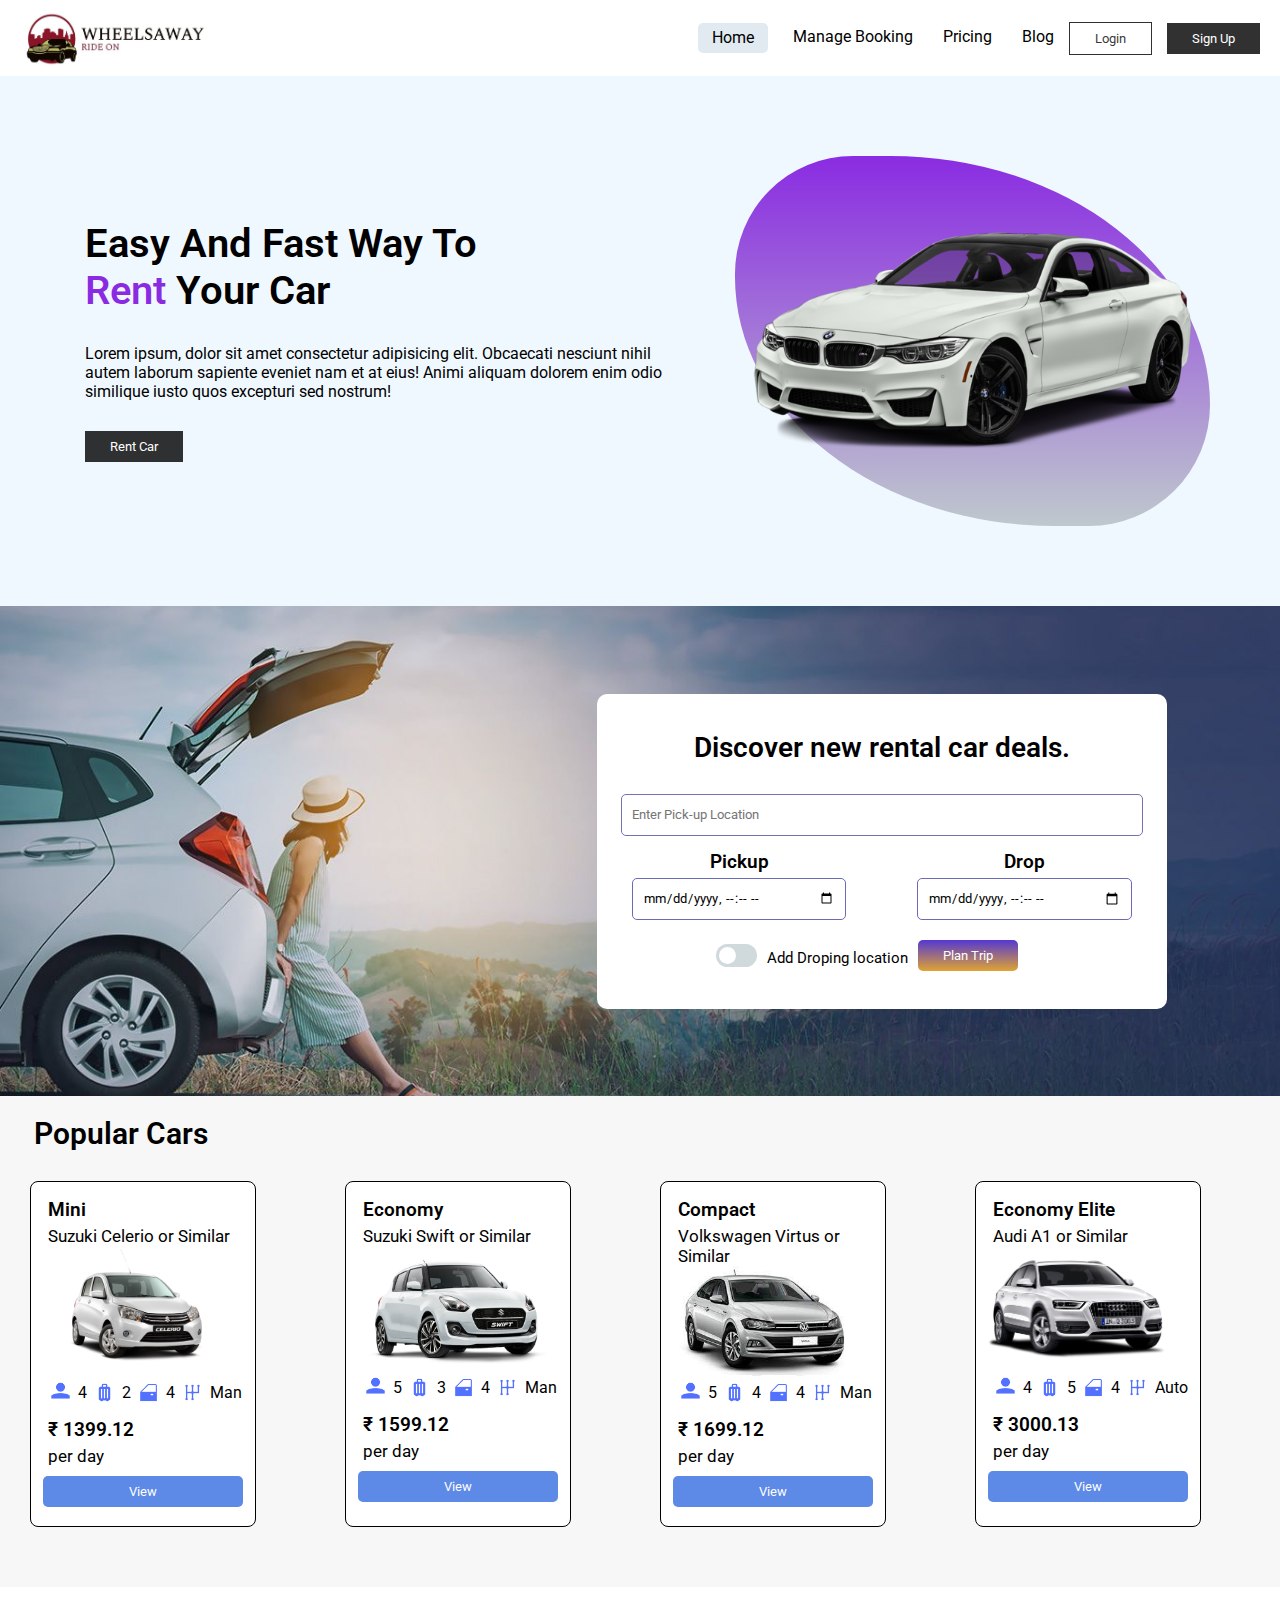
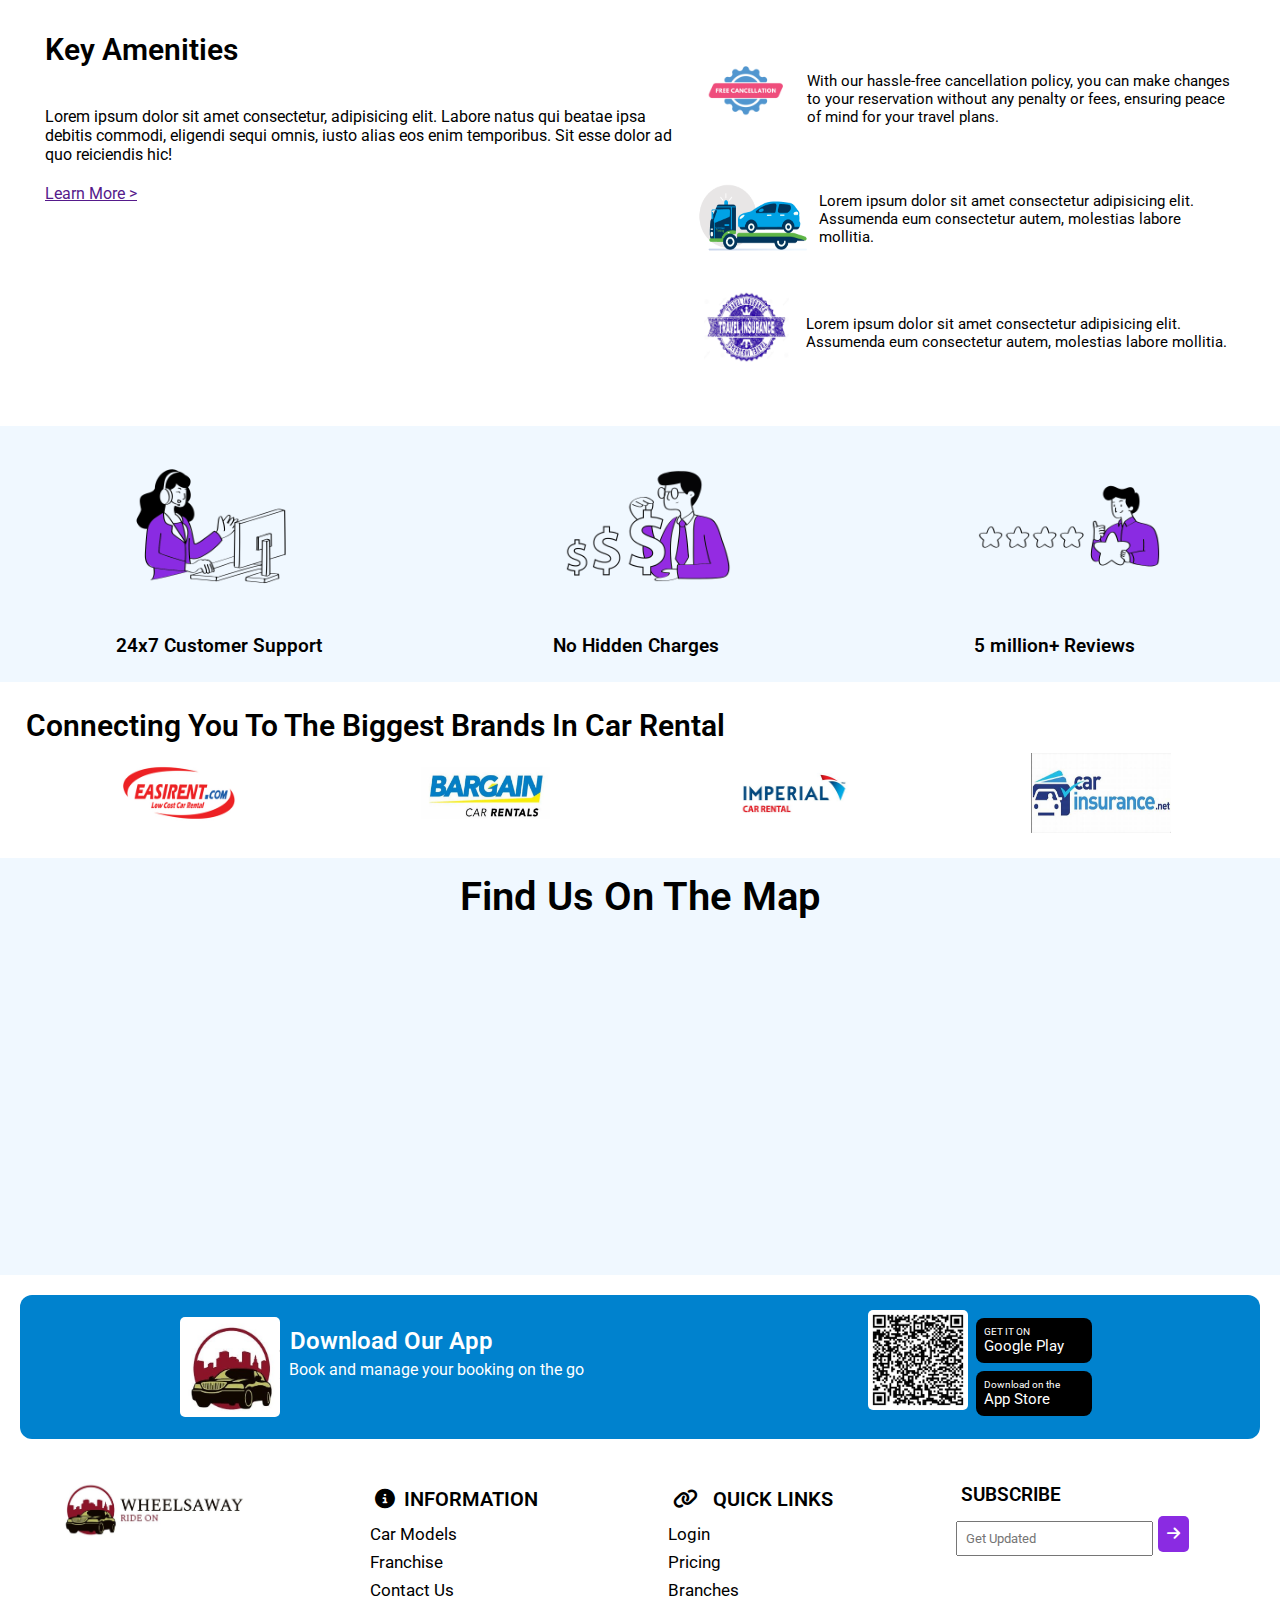
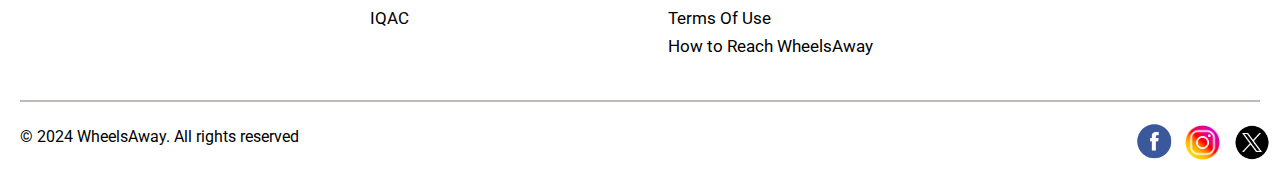
<file: index.html>
<!DOCTYPE html>
<html lang="en">
<head>
    <meta charset="UTF-8">
    <meta name="viewport" content="width=device-width, initial-scale=1.0">
    <title>WheelsAway Car-rentals</title> 
    <link rel="stylesheet" href="style.css">
    <link rel="stylesheet" href="https://cdnjs.cloudflare.com/ajax/libs/font-awesome/6.5.1/css/all.min.css">
    <link rel="preconnect" href="https://fonts.googleapis.com">
    <link rel="preconnect" href="https://fonts.gstatic.com" crossorigin>
    <link href="https://fonts.googleapis.com/css2?family=Roboto:ital,wght@0,100;0,300;0,400;0,500;0,700;0,900;1,100;1,300;1,400;1,500;1,700;1,900&display=swap" rel="stylesheet">
</head>
<body class="body"> 
    <div class="preloader" id="preloader">
        <div class="car">
            <img src="images/truck-body.png" alt="truck">
        </div>
        <div class="wheel"> 
            <img src="images/wheel.png" alt="wheel" class="front-wheel">
            <img src="images/wheel.png" alt="wheel" class="back-wheel">
        </div>
        <p>Please wait ...</p>
    </div>
<!------------------------------------------------------Navigation bar---------------------------------------------------------->
    <label class="top-btn" type="button" onclick="topFunction()" id="topBtn" title="Back to top"><i class="fa-solid fa-arrow-up"></i></label>
    <nav class="navbar">
        <img class="logo1" src="images/logo-cars.jpg">
        <div class="nav-links" >
            <ul class="links" id="myDropdowns">
                <li class="link active"><a href="#home">Home</a></li>
                <li class="link"><a href="Page.html">Manage Booking</a></li>
                <li class="link"><a href="Page.html">Pricing</a></li>
                <li class="link"><a href="blog.html">Blog</a></li>
                <button class="button1" onclick="openModal('login-section')">Login</button>
                <button class="button2" onclick="openModal('signup-section')">Sign Up</button>
            </ul>
            <i id="drop-btn" onclick="myfunction()" class="fa-solid fa-bars"></i>
        </div>
    </nav>

<!-------------------------Login Popup------------------------------------>

    <div id="login-section" class="login-section">
        <div class="login">
            <div class="login-details">
                <span class="close" onclick="closeModal('login-section')">&times;</span>
                <div class="login-content">
                    <h2 class="login-head">Welcome Back!</h2>
                    <p class="login-para">Log in now to explore all the features and benifits of our platform and see what's new</p>
                    <form action="#" method="post" class="login-form">
                        <input type="text" id="loginUsername" name="username" required>
                        <label id="login-label1" for="loginUsername">Enter your Email</label>
                        <input type="password" id="loginPassword" name="password" required>
                        <label id="login-label2" for="loginPassword">Enter your Password</label>
                        <div class="login-extras flex" style="justify-content: space-between;">
                            <div id="login-extra" >
                                <input id="Remember" type="checkbox">
                                <label for="Remember">Remember my account</label>
                            </div>
                            <a id="login-extra">Forget password?</a>
                        </div>
                        <div><button type="submit" class="modal-btn">Login</button></div>
                    </form>
                    <p id="login-extra">Don't have an account<br><a style="text-decoration: underline;cursor: pointer;" onclick="popChange('login-section')">Sign Up</a> >></p>
                </div>
            </div>
        </div>
    </div>

<!-----------------------Signup Popup---------------------------------------->

    <div id="signup-section" class="signup-section">
        <div class="signup">
            <div class="signup-details">
                <span class="close" onclick="closeModal('signup-section')">&times;</span>
                <div class="signup-content">
                    <h2 class="signup-head">Create An Account</h2>
                    <form action="#" method="post" class="signup-form">
                        <input type="text" id="signupName" name="username" required>
                        <label id="signup-label1" for="signupUsername">Name</label>
                        <input type="text" id="signupUsername" name="username" required>
                        <label id="signup-label2" for="signupUsername">Enter your Email</label>
                        <input type="password" id="signupPassword" name="password" required>
                        <label id="signup-label3" for="signupPassword">Enter your Password</label>
                        <div class="login-extras flex" style="justify-content: space-between;">
                            <div id="login-extra" >
                                <input id="Remember" type="checkbox">
                                <label for="Remember">Remember my account</label>
                            </div>
                        </div>
                        <div><button type="submit" class="modal-btn">SignUp</button></div>
                    </form>
                    <p id="login-extra">Already have an account<br><a style="text-decoration: underline;cursor: pointer;" onclick="popChange('signup-section')">Login</a> >></p>
                </div>
            </div>
        </div>
    </div>

<!------------------------------------------------------hero-section----------------------------------------------------------->
    <section class="hero-section" id="Home">
        <div class="hero-content">
            <h1 class="hero-heading">Easy And Fast Way To <br><span style="font-weight:550;color: blueviolet;">Rent</span> Your Car</h1>
            <p class="hero-para" style="padding: 15px;margin-right: 30px;">
                Lorem ipsum, dolor sit amet consectetur adipisicing elit. 
                Obcaecati nesciunt nihil autem laborum sapiente 
                eveniet nam et at eius! Animi aliquam dolorem enim odio similique iusto quos 
                excepturi sed nostrum!
            </p>
            <button class="button2"style ="margin: 15px;"><a href="#popular-car" >Rent Car</a></button>
        </div>
        <img class="hero-image" src="images/hero-image.png" alt="bmw">
    </section>
<!-----------------------------------------------------pickup-drop------------------------------------------------------------>
    <section class="pickup-section">
        <form class="pickup-form">
            <h2 class ="pickup-head">Discover new rental car deals.</h2>
            <div class="pickup-place">
                <input class="pickup-input" id="pickup" type="text" list="places" placeholder="Enter Pick-up Location">
                <input class="drop-input" id="drop-off" type="text" list="places" placeholder="Enter Drop Location">
            </div>
            <datalist id="places">
                <option value="Ameerpet">Ameerpet</option>
                <option value="Shamshabad Airport">Shamshabad Airport</option>
                <option value="Gachibowli">Gachibowli</option>
                <option value="Jubblie Hills">Jubblie Hills</option>
                <option value="Vijayawada Bus stand">Vijayawada Bus stand</option>
                <option value="Vijayawada Railway Station">Vijayawada Railway Station</option>
                <option value="Vijayawada Benz Circle">Vijayawada Benz Circle</option>
                <option value="Mangalagiri">Mangalagiri</option>
                <option value="Tadepalli">Tadepalli</option>
                <option value="VITAP">VITAP , Inavolu</option>
                <option value="SRMAP">SRMAP , Inavolu</option>
                <option value="Guntur Bus Stand">Guntur Bus Stand</option>
                <option value="Guntur Railway Station">Guntur Railway Station</option>
            </datalist>
            <div class="line1">
                <div class="pickup">
                    <h3>Pickup</h3>
                    <input type="datetime-local">
                </div>
                <div class="drop">
                    <h3>Drop</h3>
                    <input type="datetime-local">
                </div>
            </div>
            <div class="pick-up-button" >
                <div class="slide-button" >
                    <label for="myCheck" class="switch">
                        <input type="checkbox" onclick="dropOff()" id="myCheck">
                        <span class="slider"></span>
                    </label>
                    <p class="switch-para">Add Droping location</p>
                </div>
                <div class="plantrip-button"><button class="button4" type="submit">Plan Trip</button></div>
            </div>
        </form>
    </section>

<!-------------------------------------------------Popular-Deals-------------------------------------------->

<section class="popular-car" id="popular-car">
    <h2 class="brands">Popular Cars</h2>
    <div class="popular">
        <div class="pop-1">
            <h3  class="car-head">Mini</h3>
            <p class="pop-para">Suzuki Celerio or Similar</p>
            <img loading="lazy" class="pop-img" src="images/car1.png" alt="" height="130px" width="190px">
            <div class="pop-details">
                <img loading="lazy" src="images/1.png" alt="" height="35px" width="35px">
                <p>4</p>
                <img loading="lazy" src="images/2.png" alt="" height="35px" width="35px">
                <p>2</p>
                <img loading="lazy" src="images/3.png" alt="" height="35px" width="35px">
                <p>4</p>
                <img loading="lazy" src="images/4.png" alt="" height="35px" width="35px">
                <p>Man</p>
            </div>
            <div class="pop-rate">
                <h3> &#8377; 1399.12</h3>
                <p class="pop-para">per day</p>
            </div>
            <button class="pop-but">View</button> 
        </div>
        <div class="pop-1">
            <h3 class="car-head">Economy</h3>
            <p class="pop-para">Suzuki Swift or Similar</p>
            <div id="bother-1"  class="pop-image">
                <img id="bother-1" class="pop-img" src="images/car2.png" alt="" height="125px" width="195px">
            </div>
            <div class="pop-details">
                <img src="images/1.png" alt="" height="35px" width="35px">
                <p>5</p>
                <img src="images/2.png" alt="" height="35px" width="35px">
                <p>3</p>
                <img src="images/3.png" alt="" height="35px" width="35px">
                <p>4</p>
                <img src="images/4.png" alt="" height="35px" width="35px">
                <p>Man</p>
            </div>
            <div class="pop-rate">
                <h3> &#8377; 1599.12</h3>
                <p class="pop-para">per day</p>
            </div>
            <button class="pop-but">View</button>
        </div>
        <div class="pop-1">
            <h3  class="car-head">Compact</h3>
            <p class="pop-para">Volkswagen Virtus or Similar</p>
            <img class="pop-img" src="images/car3.jpeg" alt="" height="110px" width="180px">
            <div class="pop-details">
                <img src="images/1.png" alt="" height="35px" width="35px">
                <p>5</p>
                <img src="images/2.png" alt="" height="35px" width="35px">
                <p>4</p>
                <img src="images/3.png" alt="" height="35px" width="35px">
                <p>4</p>
                <img src="images/4.png" alt="" height="35px" width="35px">
                <p>Man</p>
            </div>
            <div class="pop-rate">
                <h3> &#8377; 1699.12</h3>
                <p class="pop-para">per day</p>
            </div>
            <button class="pop-but">View</button>
        </div>
        <div class="pop-1">
            <h3 class="car-head">Economy Elite</h3>
            <p class="pop-para">Audi A1 or Similar</p>
            <div id="bother-1" class="pop-image">
                <img class="pop-img" src="images/car4.png" alt="" height="125px" width="180px">
            </div>
            <div class="pop-details">
                <img src="images/1.png" alt="" height="35px" width="35px">
                <p>4</p>
                <img src="images/2.png" alt="" height="35px" width="35px">
                <p>5</p>
                <img src="images/3.png" alt="" height="35px" width="35px">
                <p>4</p>
                <img src="images/4.png" alt="" height="35px" width="35px">
                <p>Auto</p>
            </div>
            <div class="pop-rate">
                <h3> &#8377; 3000.13</h3>
                <p class="pop-para">per day</p>
            </div>
            <button class="pop-but">View</button>
        </div>
    </div>
</section>

<!------------------------------------------------------Cars-Section-------------------------------------------------------------->

<div class="cars-section">
</div>

<!-----------------------------------------------------Features-section--------------------------------------------------------------->

    <div class="features-section">
        <div class="features-section1">
            <div class="features1">
                <h2 class="brands">Key Amenities</h2>
                <p class="features-para">Lorem ipsum dolor sit amet consectetur, adipisicing elit. 
                    Labore natus qui beatae ipsa debitis commodi, eligendi sequi omnis, 
                    iusto alias eos enim temporibus. Sit esse dolor ad quo reiciendis hic!
                </p>
                <a href="">Learn More ></a>
            </div>
            <div class="features2">
                <div class="feature1">
                    <img  class="feat-logo1" src="images/cancel.jpg" alt="">
                    <p>With our hassle-free cancellation policy, you can make changes to your reservation without any penalty or fees, ensuring peace of mind for your travel plans.</p>
                </div>
                <div class="feature2">
                    <img  class="feat-logo1" src="images/tow.png" alt="">
                    <p>Lorem ipsum dolor sit amet consectetur adipisicing elit. Assumenda
                        eum consectetur autem, molestias labore mollitia.</p>
                </div>
                <div class="feature3">
                    <img  class="feat-logo2" src="images/n6byw5h9.png" alt="">
                    <p>Lorem ipsum dolor sit amet consectetur adipisicing elit. Assumenda
                        eum consectetur autem, molestias labore mollitia.</p>
                </div>
            </div>
        </div>
    </div> 

<!-----------------------------------------------------Info-Section------------------------------------------------------->
    <div class="Info-section">
        <div class="Info-1">
            <img src="images/68-Customer-Support (1).png" alt="" class="info-images">
            <h3 class="info-head">24x7 Customer Support</h3>
        </div>
        <div class="Info-2">
            <img src="images/53-Economy.png" alt="" class="info-images">
            <h3 class="info-head">No Hidden Charges</h3>
        </div>
        <div class="Info-3">
            <img src="images/252-Customer-Review (1).png" alt="" class="info-images">
            <h3 class="info-head">5 million+ Reviews</h3>
        </div>
    </div>
<!-----------------------------------------------------Brand-Patners------------------------------------------------------>
    <div class="clients-section">
        <div class="clients-section1">
            <h2 class="brands">Connecting You To The Biggest Brands In Car Rental</h2>
            <div class="clients">
                <img class="logos" src="images/logo21.jpg" alt="">
                <img class="logos" src="images/logo22.webp" alt="">
                <img class="logos" src="images/logo23.jpg" alt="">
                <img class="logos" src="images/logo24.jpg" alt="">
            </div>
        </div>
    </div>
<!-----------------------------------------------------Location------------------------------------------------------>
    <div class="location" id="location">
        <h1 class="hero-heading">Find Us On The Map</h1>
        <iframe class="map" src="https://www.google.com/maps/embed?pb=!1m18!1m12!1m3!1d5333.652223613607!2d80.51209928798563!3d16.528174116967783!2m3!1f0!2f0!3f0!3m2!1i1024!2i768!4f13.1!3m3!1m2!1s0x3a35edb7c2d61369%3A0xd825c198ad2054fd!2sSree%20Nivasam%20%7C%20Boys%20%26%20Working%20men&#39;s%20Hostel!5e0!3m2!1sen!2sin!4v1708778254393!5m2!1sen!2sin" allowfullscreen="" loading="lazy" referrerpolicy="no-referrer-when-downgrade"></iframe>
    </div>
<!-----------------------------------------------------Location------------------------------------------------------>
    <section class="ribbon">
        <div class="app-ribbon">
            <div class="ribbon1">
                <img  class="ribbon-logo" src="images/logocar.jpg" alt=" ">
                <div style="margin: 5px;">
                    <h3 class="ribbon-head">Download Our App</h3>
                    <p class="ribbon-para">Book and manage your booking on the go</p>
                </div>
            </div>
            <div class="ribbon1">
                <img class="ribbon-logo" src="images/qr.png" >
                <div>
                    <div class="app-link1">
                        <p class="app-ribbon-head">GET IT ON</p>
                        <p class="app-ribbon-para">Google Play</p>
                    </div>
                    <div class="app-link1">
                        <p class="app-ribbon-head">Download on the</p>
                        <p class="app-ribbon-para">App Store</p>
                    </div>
                </div>
            </div>
            </div>
        </div>
    </section>
<!-----------------------------------------------------Footer--------------------------------------------------------->
    <footer class="footer">
        <div class="footer1">
            <img class="logo1" src="images/logo-cars.jpg">
            <div class="footer-link1">
                <ul>
                    <li><h3><i class="fa-solid fa-circle-info"> &nbsp; </i>INFORMATION</h3></li>
                    <li><a href="#popular-car">Car Models</a></li>
                    <li><a href="#">Franchise</a></li>
                    <li><a href="#">Contact Us</a></li>
                    <li><a href="#">IQAC</a></li>
                </ul>
            </div>
            <div class="footer-link1">
                <ul>
                    <li><h3><i class="fa-solid fa-link"></i> &nbsp; QUICK LINKS</h3></li>
                    <li><a href="#">Login</a></li>
                    <li><a href="#popular-car">Pricing</a></li>
                    <li><a href="#">Branches</a></li>
                    <li><a href="#">Terms Of Use</a></li>
                    <li><a href="#location">How to Reach WheelsAway</a></li>
                </ul>
            </div>
        </div>
        <div class="footer2">
            <h3 class="footer-head">SUBSCRIBE</h3>
            <div class="sub-but">
                <input type="text" class="footer-input" placeholder="Get Updated">
                <button class="subm-but"><i class="fa-solid fa-arrow-right"></i></button>
            </div>
        </div>
    </footer> 
    <hr style="border: 1.3px solid rgba(108, 86, 86, 0.42);margin: 20px;">
    <div class="footer-media">
        <p>© 2024 WheelsAway. All rights reserved</p>
        <div class="media-links">
            <img class="image1" style="margin-right:8px ;" src="images/facebook.png" height="38px" width="38px" alt="">
            <img class="image1" src="images/insta.png" alt="" height="35px" width="35px">
            <img class="image1" src="images/x.png" alt="" height="35px" width="50px">
        </div>
    </div>
<!---------------------click on drop down---------------------->
    <script src="script.js"></script>
</body>
</html>
</file>
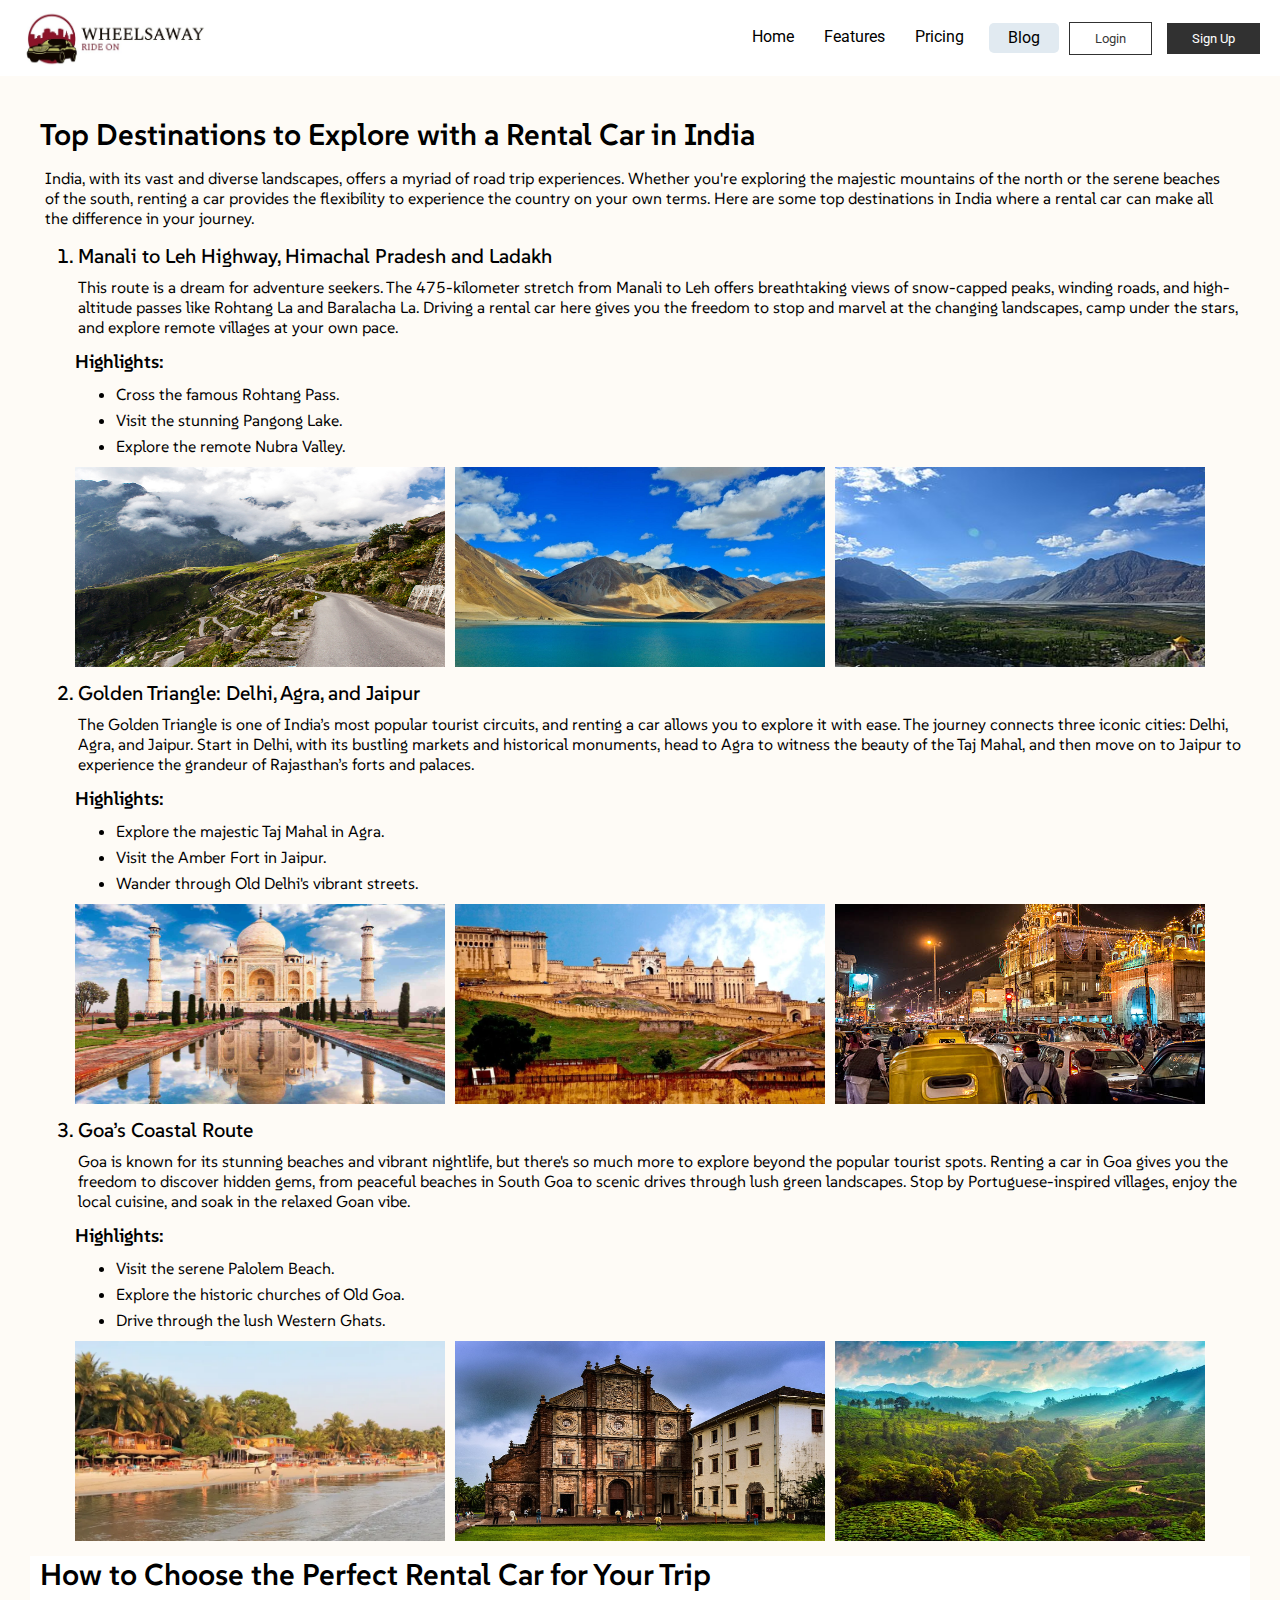
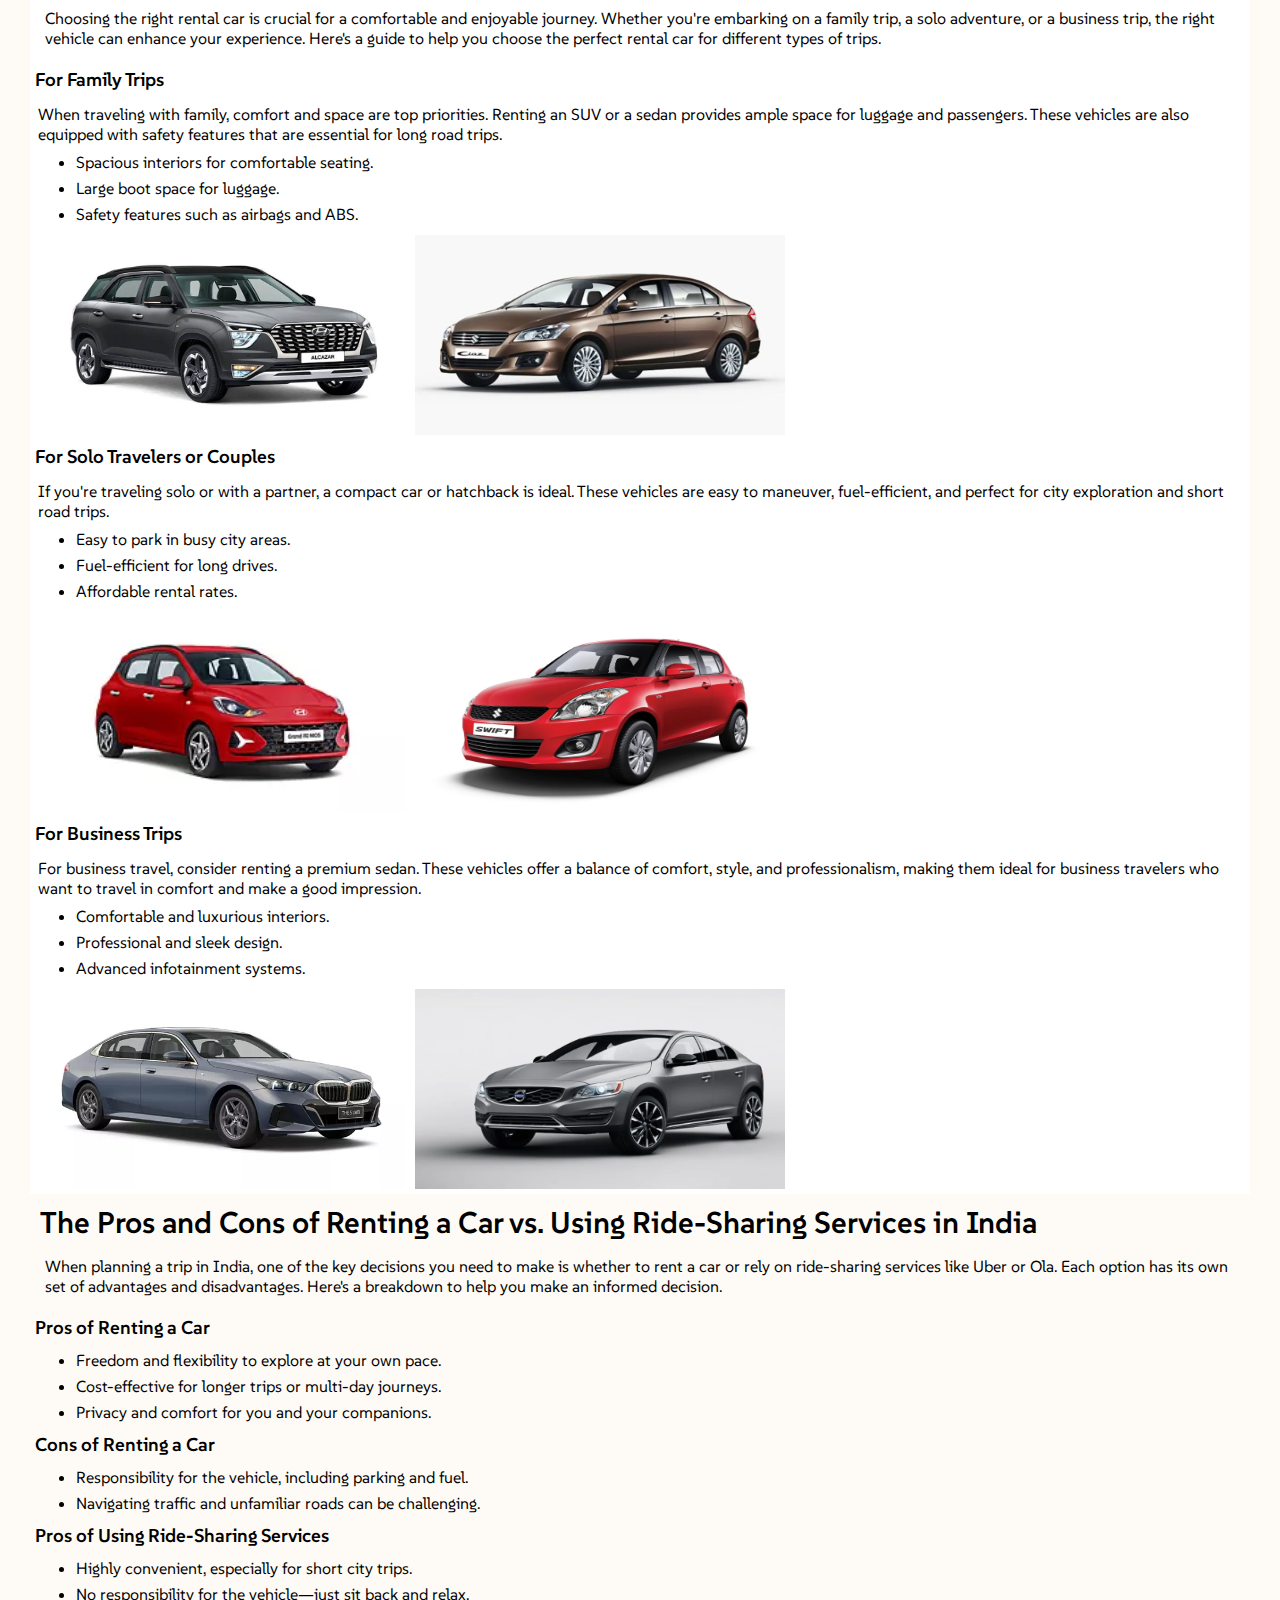
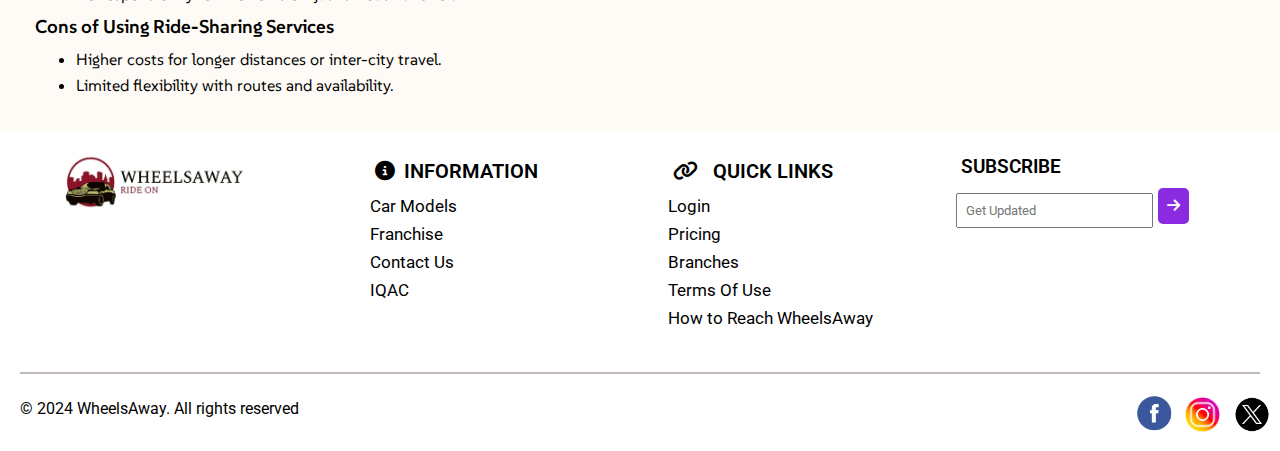
<file: blog.html>
<!DOCTYPE html>
<html lang="en">
<head>
    <meta charset="UTF-8">
    <meta name="viewport" content="width=device-width, initial-scale=1.0">
    <title>Document</title> 
    <link rel="stylesheet" href="style.css">
    <link rel="stylesheet" href="https://cdnjs.cloudflare.com/ajax/libs/font-awesome/6.5.1/css/all.min.css">
    <link rel="preconnect" href="https://fonts.googleapis.com">
    <link rel="preconnect" href="https://fonts.gstatic.com" crossorigin>
    <link href="https://fonts.googleapis.com/css2?family=Roboto:ital,wght@0,100;0,300;0,400;0,500;0,700;0,900;1,100;1,300;1,400;1,500;1,700;1,900&display=swap" rel="stylesheet">
</head>
<body class="body"> 
    <div class="preloader" id="preloader">
        <div class="car">
            <img src="images/truck-body.png" alt="truck">
        </div>
        <div class="wheel"> 
            <img src="images/wheel.png" alt="wheel" class="front-wheel">
            <img src="images/wheel.png" alt="wheel" class="back-wheel">
        </div>
        <p>Please wait ...</p>
    </div>
<!------------------------------------------------------Navigation bar---------------------------------------------------------->
    <label class="top-btn" type="button" onclick="topFunction()" id="topBtn" title="Back to top"><i class="fa-solid fa-arrow-up"></i></label>
    <nav class="navbar">
        <img class="logo1" src="images/logo-cars.jpg">
        <div class="nav-links" >
            <ul class="links" id="myDropdowns">
                <li class="link"><a href="index.html">Home</a></li>
                <li class="link"><a href="Page.html">Features</a></li>
                <li class="link"><a href="Page.html">Pricing</a></li>
                <li class="link active"><a href="blog.html">Blog</a></li>
                <button class="button1" onclick="openModal('login-section')">Login</button>
                <button class="button2" onclick="openModal('signup-section')">Sign Up</button>
            </ul>
            <i id="drop-btn" onclick="myfunction()" class="fa-solid fa-bars"></i>
        </div>
    </nav>
<!--------------------------------------Ribbon-section---------------------------------->
<section>

</section>
<!-------------------------Login Popup------------------------------------>

<div id="login-section" class="login-section">
    <div class="login">
        <div class="login-details">
            <span class="close" onclick="closeModal('login-section')">&times;</span>
            <div class="login-content">
                <h2 class="login-head">Welcome Back!</h2>
                <p class="login-para">Log in now to explore all the features and benifits of our platform and see what's new</p>
                <form action="#" method="post" class="login-form">
                    <input type="text" id="loginUsername" name="username" required>
                    <label id="login-label1" for="loginUsername">Enter your Email</label>
                    <input type="password" id="loginPassword" name="password" required>
                    <label id="login-label2" for="loginPassword">Enter your Password</label>
                    <div class="login-extras flex" style="justify-content: space-between;">
                        <div id="login-extra" >
                            <input id="Remember" type="checkbox">
                            <label for="Remember">Remember my account</label>
                        </div>
                        <a id="login-extra">Forget password?</a>
                    </div>
                    <div><button type="submit" class="modal-btn">Login</button></div>
                </form>
                <p id="login-extra">Don't have an account<br><a href="">Sign Up</a> >></p>
            </div>
        </div>
    </div>
</div>

<!-----------------------Signup Popup---------------------------------------->

<div id="signup-section" class="signup-section">
    <div class="signup">
        <div class="signup-details">
            <span class="close" onclick="closeModal('signup-section')">&times;</span>
            <div class="signup-content">
                <h2 class="signup-head">Create An Account</h2>
                <form action="#" method="post" class="signup-form">
                    <input type="text" id="signupName" name="username" required>
                    <label id="signup-label1" for="signupUsername">Name</label>
                    <input type="text" id="signupUsername" name="username" required>
                    <label id="signup-label2" for="signupUsername">Enter your Email</label>
                    <input type="password" id="signupPassword" name="password" required>
                    <label id="signup-label3" for="signupPassword">Enter your Password</label>
                    <div class="login-extras flex" style="justify-content: space-between;">
                        <div id="login-extra" >
                            <input id="Remember" type="checkbox">
                            <label for="Remember">Remember my account</label>
                        </div>
                    </div>
                    <div><button type="submit" class="modal-btn">SignUp</button></div>
                </form>
                <p id="login-extra">Already have an account<br><a href="">Login</a> >></p>
            </div>
        </div>
    </div>
</div>

<!--------------------------------------------------Blog-section------------------------------------------------------>
    <div class="blog-section">
        <div class="blog">
            <h2 class="blog-head">Top Destinations to Explore with a Rental Car in India</h2>
            <p class="blog-para">India, with its vast and diverse landscapes, offers a myriad of road trip experiences. Whether 
                you're exploring the majestic mountains of the north or the serene beaches of the south, 
                renting a car provides the flexibility to experience the country on your own terms. 
                Here are some top destinations in India where a rental car can make all the difference in your journey.
            </p>
            <ol class="order">
                <li class="blog-list">Manali to Leh Highway, Himachal Pradesh and Ladakh</li>
                <p>This route is a dream for adventure seekers. The 475-kilometer stretch from Manali to Leh offers 
                    breathtaking views of snow-capped peaks, winding roads, and high-altitude passes like Rohtang La 
                    and Baralacha La. Driving a rental car here gives you the freedom to stop and marvel at the changing 
                    landscapes, camp under the stars, and explore remote villages at your own pace.
                </p>
                <h3>Highlights:</h3>
                <ul>
                    <li class="high">Cross the famous Rohtang Pass.</li>
                    <li class="high">Visit the stunning Pangong Lake.</li>
                    <li class="high">Explore the remote Nubra Valley.</li>
                </ul>
                <div class="blog-images">
                    <img loading="lazy" src="images/blog11.png" alt="">
                    <img loading="lazy" src="images/blog12.png" alt="">
                    <img loading="lazy" src="images/blog13.png" alt="">
                </div>
                <li class="blog-list">Golden Triangle: Delhi, Agra, and Jaipur</li>
                <p>The Golden Triangle is one of India’s most popular tourist circuits, and renting a car allows you 
                    to explore it with ease. The journey connects three iconic cities: Delhi, Agra, and Jaipur. Start 
                    in Delhi, with its bustling markets and historical monuments, head to Agra to witness the beauty of 
                    the Taj Mahal, and then move on to Jaipur to experience the grandeur of Rajasthan’s forts and palaces.
                </p>
                <h3>Highlights:</h3>
                <ul>
                    <li class="high">Explore the majestic Taj Mahal in Agra.</li>
                    <li class="high">Visit the Amber Fort in Jaipur.</li>
                    <li class="high">Wander through Old Delhi's vibrant streets.</li>
                </ul>
                <div class="blog-images">
                    <img loading="lazy" src="images/blog21.png" alt="">
                    <img loading="lazy" src="images/blog22.png" alt="">
                    <img loading="lazy" src="images/blog23.png" alt="">
                </div>
                <li class="blog-list">Goa’s Coastal Route</li>
                <p>Goa is known for its stunning beaches and vibrant nightlife, but there's so much more to explore beyond
                     the popular tourist spots. Renting a car in Goa gives you the freedom to discover hidden gems, from peaceful 
                     beaches in South Goa to scenic drives through lush green landscapes. Stop by Portuguese-inspired villages, enjoy 
                     the local cuisine, and soak in the relaxed Goan vibe.
                </p>
                <h3>Highlights:</h3>
                <ul>
                    <li class="high">Visit the serene Palolem Beach.</li>
                    <li class="high">Explore the historic churches of Old Goa.</li>
                    <li class="high">Drive through the lush Western Ghats.</li>
                </ul>
                <div class="blog-images">
                    <img loading="lazy" src="images/blog31.png" alt="">
                    <img loading="lazy" src="images/blog32.png" alt="">
                    <img loading="lazy" src="images/blog33.png" alt="">
                </div>
            </ol>

            <div class="blog-s2">
                <h2 class="blog-head">How to Choose the Perfect Rental Car for Your Trip</h2>
                <p class="blog-para">Choosing the right rental car is crucial for a comfortable and enjoyable journey. Whether you're embarking on a family trip, a solo adventure, or a business trip, the right vehicle can enhance your experience. Here's a guide to help you choose the perfect rental car for different types of trips.</p>
                <h3>For Family Trips</h3>
                <p>When traveling with family, comfort and space are top priorities. Renting an SUV or a sedan provides ample space for luggage and passengers. These vehicles are also equipped with safety features that are essential for long road trips.</p>
                <ul>
                    <li class="high">Spacious interiors for comfortable seating.</li>
                    <li class="high">Large boot space for luggage.</li>
                    <li class="high">Safety features such as airbags and ABS.</li>
                </ul>
                <div class="blog-images">
                    <img loading="lazy" src="images/suv.png" alt="">
                    <img loading="lazy" src="images/sedan.png" alt="">
                </div>
                <h3>For Solo Travelers or Couples</h3>
                <p>If you're traveling solo or with a partner, a compact car or hatchback is ideal. These vehicles are easy to maneuver, fuel-efficient, and perfect for city exploration and short road trips.</p>
                <ul>
                    <li class="high">Easy to park in busy city areas.</li>
                    <li class="high">Fuel-efficient for long drives.</li>
                    <li class="high">Affordable rental rates.</li>
                </ul>
                <div class="blog-images">
                    <img loading="lazy" src="images/compact.png" alt="">
                    <img loading="lazy" src="images/hatchback.png" alt="">
                </div>
                <h3>For Business Trips</h3>
                <p>For business travel, consider renting a premium sedan. These vehicles offer a balance of comfort, style, and professionalism, making them ideal for business travelers who want to travel in comfort and make a good impression.</p>
                <ul>
                    <li class="high">Comfortable and luxurious interiors.</li>
                    <li class="high">Professional and sleek design.</li>
                    <li class="high">Advanced infotainment systems.</li>
                </ul>
                <div class="blog-images">
                    <img loading="lazy" src="images/luxury_car.png" alt="">
                    <img loading="lazy" src="images/business_sedan.png" alt="">
                </div>
            </div>
            <div class="blog-s3">
                <h2 class="blog-head">The Pros and Cons of Renting a Car vs. Using Ride-Sharing Services in India</h2>
                <p class="blog-para">When planning a trip in India, one of the key decisions you need to make is whether to rent a car or rely on ride-sharing services like Uber or Ola. Each option has its own set of advantages and disadvantages. Here's a breakdown to help you make an informed decision.</p>
                
                <h3>Pros of Renting a Car</h3>
                <ul>
                    <li class="high">Freedom and flexibility to explore at your own pace.</li>
                    <li class="high">Cost-effective for longer trips or multi-day journeys.</li>
                    <li class="high">Privacy and comfort for you and your companions.</li>
                </ul>
                <h3>Cons of Renting a Car</h3>
                <ul>
                    <li class="high">Responsibility for the vehicle, including parking and fuel.</li>
                    <li class="high">Navigating traffic and unfamiliar roads can be challenging.</li>
                </ul>
        
                <h3>Pros of Using Ride-Sharing Services</h3>
                <ul>
                    <li class="high">Highly convenient, especially for short city trips.</li>
                    <li class="high">No responsibility for the vehicle—just sit back and relax.</li>
                </ul>
                <h3>Cons of Using Ride-Sharing Services</h3>
                <ul>
                    <li class="high">Higher costs for longer distances or inter-city travel.</li>
                    <li class="high">Limited flexibility with routes and availability.</li>
                </ul>
            </div>
        </div>
    </div>
<!-----------------------------------------------------Footer--------------------------------------------------------->
    <footer class="footer">
        <div class="footer1">
            <img class="logo1" src="images/logo-cars.jpg">
            <div class="footer-link1">
                <ul>
                    <li><h3><i class="fa-solid fa-circle-info"> &nbsp; </i>INFORMATION</h3></li>
                    <li><a href="#">Car Models</a></li>
                    <li><a href="#">Franchise</a></li>
                    <li><a href="#">Contact Us</a></li>
                    <li><a href="#">IQAC</a></li>
                </ul>
            </div>
            <div class="footer-link1">
                <ul>
                    <li><h3><i class="fa-solid fa-link"></i> &nbsp; QUICK LINKS</h3></li>
                    <li><a href="#">Login</a></li>
                    <li><a href="#popular-car">Pricing</a></li>
                    <li><a href="#">Branches</a></li>
                    <li><a href="#">Terms Of Use</a></li>
                    <li><a href="#location">How to Reach WheelsAway</a></li>
                </ul>
            </div>
        </div>
        <div class="footer2">
            <h3 class="footer-head">SUBSCRIBE</h3>
            <div class="sub-but">
                <input type="text" class="footer-input" placeholder="Get Updated">
                <button class="subm-but"><i class="fa-solid fa-arrow-right"></i></button>
            </div>
        </div>
    </footer> 
    <hr style="border: 1.3px solid rgba(108, 86, 86, 0.42);margin: 20px;">
    <div class="footer-media">
        <p>© 2024 WheelsAway. All rights reserved</p>
        <div class="media-links">
            <img class="image1" style="margin-right:8px ;" src="images/facebook.png" height="38px" width="38px" alt="">
            <img class="image1" src="images/insta.png" alt="" height="35px" width="35px">
            <img class="image1" src="images/x.png" alt="" height="35px" width="50px">
        </div>
    </div>
<!---------------------click on drop down---------------------->
    <script src="script.js"></script>
</body>
</html>
</file>
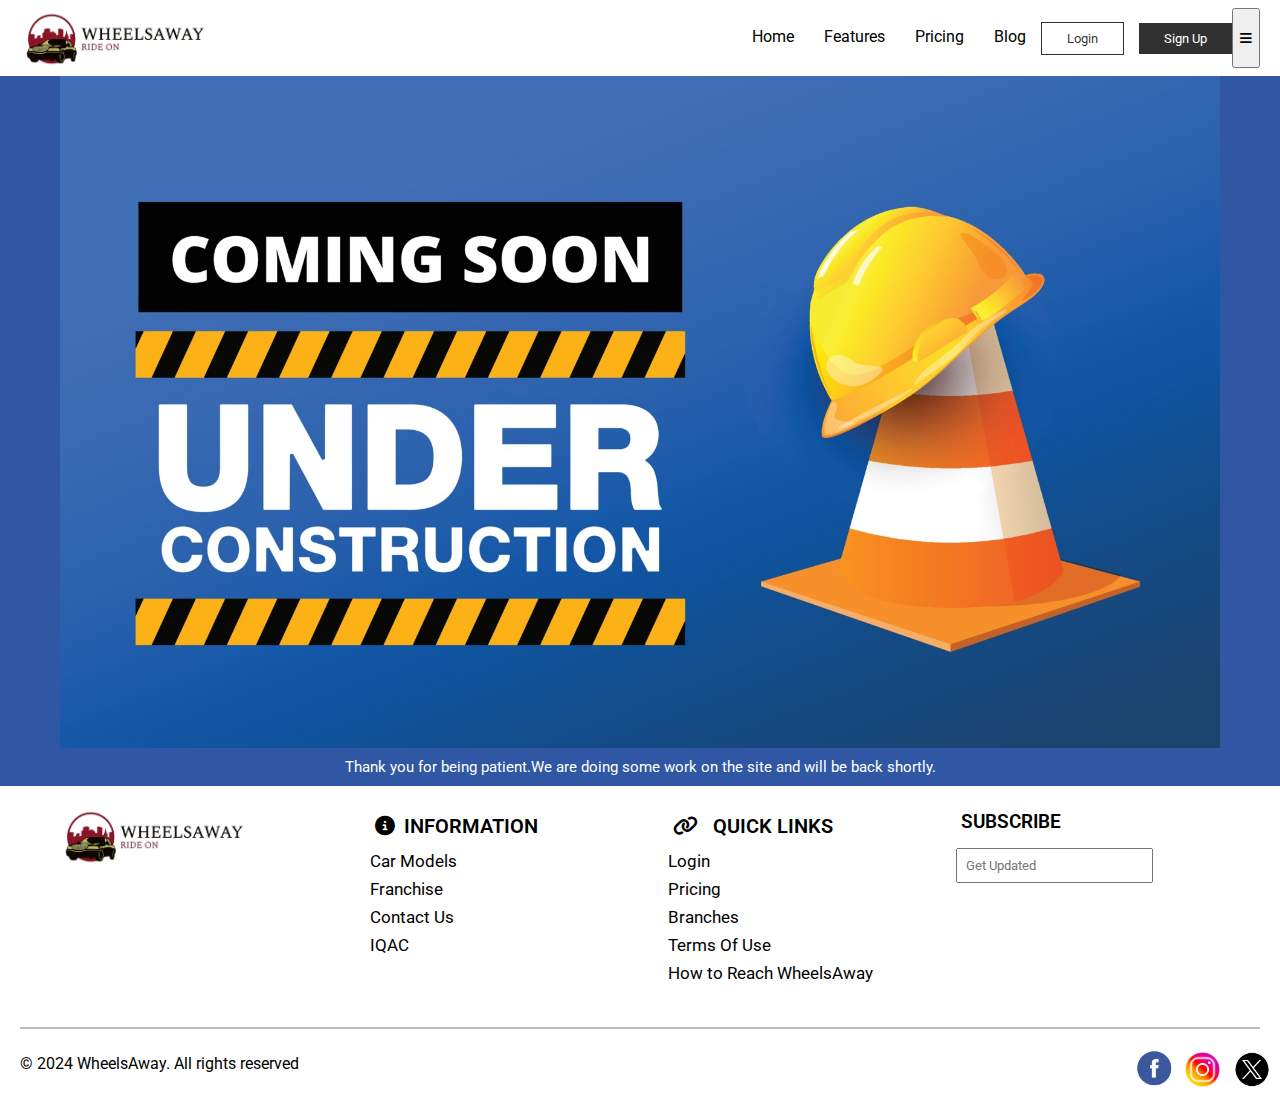
<file: Page.html>
<!DOCTYPE html>
<html lang="en">
<head>
    <meta charset="UTF-8">
    <meta name="viewport" content="width=device-width, initial-scale=1.0">
    <title>Document</title> 
    <link rel="stylesheet" href="style.css">
    <link rel="stylesheet" href="https://cdnjs.cloudflare.com/ajax/libs/font-awesome/6.5.1/css/all.min.css">
    <link rel="preconnect" href="https://fonts.googleapis.com">
    <link rel="preconnect" href="https://fonts.gstatic.com" crossorigin>
    <link href="https://fonts.googleapis.com/css2?family=Roboto:ital,wght@0,100;0,300;0,400;0,500;0,700;0,900;1,100;1,300;1,400;1,500;1,700;1,900&display=swap" rel="stylesheet">
</head>
<body class="body"> 
    <div class="preloader" id="preloader">
        <div class="car">
            <img src="images/truck-body.png" alt="truck">
        </div>
        <div class="wheel">
            <img src="images/wheel.png" alt="wheel" class="front-wheel">
            <img src="images/wheel.png" alt="wheel" class="back-wheel">
        </div>
        <p>Please wait ...</p>
    </div>
<!------------------------------------------------------Navigation bar---------------------------------------------------------->
    <label class="top-btn" type="button" onclick="topFunction()" id="topBtn" title="Back to top"><i class="fa-solid fa-arrow-up"></i></label>
    <nav class="navbar">
        <img class="logo1" src="images/logo-cars.jpg">
        <div class="nav-links" >
            <ul class="links" id="myDropdowns">
                <li class="link"><a href="index.html">Home</a></li>
                <li class="link"><a href="#home">Features</a></li>
                <li class="link"><a href="#home">Pricing</a></li>
                <li class="link"><a href="#home">Blog</a></li>
                <button class="button1">Login</button>
                <button class="button2">Sign Up</button>
            </ul>
            <button class="drop-btn" onclick="myfunction()"><i class="fa-solid fa-bars" onclick="myfunction()"></i></button>
        </div>
    </nav>
<!-----------------------------------Page-under-Construction----------------------->
    <section class="not-found-section"> 
        <img class="page-image" src="images/page.jpg">
        <p class="page-found-para">Thank you for being patient.We are doing some work on the site and will be back shortly.</p>
    </section>
<!-----------------------------------------------------Footer--------------------------------------------------------->
    <footer class="footer">
        <div class="footer1">
            <img class="logo1" src="images/logo-cars.jpg">
            <div class="footer-link1">
                <ul>
                    <li><h3><i class="fa-solid fa-circle-info"> &nbsp; </i>INFORMATION</h3></li>
                    <li><a href="#">Car Models</a></li>
                    <li><a href="#">Franchise</a></li>
                    <li><a href="#">Contact Us</a></li>
                    <li><a href="#">IQAC</a></li>
                </ul>
            </div>
            <div class="footer-link1">
                <ul>
                    <li><h3><i class="fa-solid fa-link"></i> &nbsp; QUICK LINKS</h3></li>
                    <li><a href="#">Login</a></li>
                    <li><a href="#">Pricing</a></li>
                    <li><a href="#">Branches</a></li>
                    <li><a href="#">Terms Of Use</a></li>
                    <li><a href="#">How to Reach WheelsAway</a></li>
                </ul>
            </div>
        </div>
        <div class="footer2">
            <h3 class="footer-head">SUBSCRIBE</h3>
            <input type="text" class="footer-input" placeholder="Get Updated">
            
        </div>
    </footer> 
    <hr style="border: 1.3px solid rgba(108, 86, 86, 0.42);margin: 20px;">
    <div class="footer-media">
        <p>© 2024 WheelsAway. All rights reserved</p>
        <div class="media-links">
            <img class="image1" style="margin-right:8px ;" src="images/facebook.png" height="38px" width="38px" alt="">
            <img class="image1" src="images/insta.png" alt="" height="35px" width="35px">
            <img class="image1" src="images/x.png" alt="" height="35px" width="50px">
        </div>
    </div>
<!---------------------click on drop down---------------------->
    <script> 
        function myfunction(){
            document.getElementById("myDropdowns").classList.toggle("show")
        }
        window.onclick = function(event) {
            if (!event.target.matches(".drop-btn")) {
                var  dropdowns = document.getElementsByClassName("links");
                var i;
                for (i=0; i< dropdowns.length ;i++) {
                    var openDropdown = dropdowns[i];
                    if (openDropdown.classList.contains('show')) {
                        openDropdown.classList.remove('show');
                    }
                }
            }
        }
        let mybutton=document.getElementById("topBtn");
        window.onscroll=function(){scrollFunction()};
        function scrollFunction(){
            if(document.body.scrollTop> 30 || document.documentElement.scrollTop>30){
                mybutton.style.display="block";
            } else{
                mybutton.style.display="none";
            }
        }
        function topFunction(){
            document.body.scrollTop=0;
            document.documentElement.scrollTop=0;
            document.getElementById("topBtn").style.transition="all 5s";
        } 
        function dropOff(){
            var CheckBox = document.getElementById("myCheck");
            var dropInput = document.getElementById("drop-off");
            var pickUp = document.getElementById("pickup");
            if (CheckBox.checked == true){
                dropInput.style.display = "block";
                pickUp.style.width = "47%";
            }else {
                dropInput.style.display = "none";
                pickUp.style.width = "";
            }
        }
        window.addEventListener("load" , () => {
            document.querySelector(".preloader").classList.add("preloader--hidden");
        });
    </script>
</body>
</html>
</file>
<file: style.css>
@import url('https://fonts.googleapis.com/css2?family=Nunito:ital,wght@0,200..1000;1,200..1000&family=SUSE:wght@100..800&display=swap');
*{
    margin: 0;
    font-family: "Roboto", sans-serif;
    font-weight: 400;
}

/*-----------Pre-Loader---------------------------------*/

#preloader{
    height: 100vh;
    background-color: rgb(225, 239, 252);
    width: 100%;
    position: fixed;
    z-index: 100;
    display: flex;
    flex-direction: column; 
    align-items: center;
    justify-content: center;  
}
.preloader--hidden{
    opacity: 0;
    visibility: hidden;
}
.car{
    display: flex;
    align-items: center;
    justify-content: center;
    z-index: 2;
    position: relative;
    width: 200px;
    transform: translateX(-50%);
    animation: car 1s linear infinite;
}
.car img{
    width: 100%;
}
@keyframes car{
    100%{
        transform: translateY(-2px);
    }
    50%{
        transform: translateY(2px);
    }
    0%{
        transform: translateY(-2px);
    }
}
.wheel{
    z-index: 2;
    position: absolute;
    transform: translateX(-50%);
    width: 38px;
}
.front-wheel{
    width: 36px;
    bottom: -40px;
    right: -76.5px;
    position: absolute;
    animation: wheel 1s linear  infinite;
}
.back-wheel{
    width: 36px;
    left: -41px;
    bottom: -41px;
    position: absolute;
    animation: wheel 1s linear infinite;
}
@keyframes wheel{
    100%{
        transform: rotate(360deg);
    }
}

/*.preloader::after{
    content: " ";
    height: 50px;
    width: 50px;
    color: white;
    border: 10px solid white;
    border-top-color: black;
    border-radius: 50%;
    animation : loading 1s ease infinite;
    transition: 1s ;
}
@keyframes loading{
    from{ transform: rotate(0turn);}
    to{ transform: rotate(2turn);}
}*/

/*--------Back To Top-------------------------------------*/
:root{
    --blue:rgba(137, 43, 226, 0.728);
}
.top-btn{
    padding: 15px;
    border-radius: 50%;
    background-color: rgba(137, 43, 226, 0.728);
    color: white;
    padding-left: 18px;
    padding-right: 18px;
    position: fixed;
    bottom: 20px;
    right: 30px;
    display: none;
    outline: none;
    z-index: 99;
    cursor: pointer;
    transition: 3s;
}
.top-btn:hover{
    background-color: blueviolet;
    transition: 0.5s;
}

/*---------Navigation-Bar-----=======================-------*/

.logo1{
    height: 60px;
    width: 190px;
}
nav{
    display: flex;
    flex-direction: row;
    justify-content: space-between;
    padding-left: 20px;
    padding-right: 20px;
    padding-top: 8px; 
    padding-bottom: 8px;
}
.nav-links{
    text-align: center;
    display: flex;
    flex-direction: row;
}
.links{
    display: flex;
    align-items: center;
}
ul{
    display: flex;
    flex-direction: row;
}
.nav-links ul li::after{
    content: '';
    margin: auto;
    height: 3px;
    width: 0;
    background-color: blueviolet;
    display: block;
    transition: 0.6s;
    border-radius: 1px;
}
.nav-links ul li:hover::after{
    width: 100%;
}
.active{
    background-color: rgb(225, 234, 241);
    border-radius: 5px;
    height: 20px;
    width: 60px;
}
.nav-links ul li{
    list-style: none;
    padding: 5px;
    margin: 10px;
    cursor: pointer;
}
.nav-links ul li a{
    text-decoration: none;
    color: black;
}
#drop-btn{
    display: none;
}
.button1{
    padding: 8px;
    padding-left: 25px;
    padding-right: 25px;
    background-color:white;
    color:  rgba(0, 0, 0, 0.808);
    border: 1.5px solid rgba(0, 0, 0, 0.808);
}

/*-----------Hero-Section--------------------------------------*/

.hero-content{
    animation: zoomIn  1s;
}
.hero-section{
    background-color: aliceblue;
    padding-left: 70px;
    padding-right: 70px;
    display: flex;
    padding-top: 80px;
    padding-bottom: 80px;
    flex-direction: row;
    align-items: center;
}
.hero-heading{
    padding: 15px;
    font-weight: 600;
    font-size: 40px;
}
.hero-image{
    height: 370px;
    width: 475px;
    overflow: visible;
    align-items: center;
    background-size: 2px;
    border-bottom-left-radius:200%;
    border-top-right-radius: 200%;
    border-top-left-radius: 350px;
    border-bottom-right-radius: 360px;
    background-image: linear-gradient(120deg,blueviolet,#bfc9cd);
    animation: slideIn 1.5s;
}
.hero-image:hover{
    transform: scale(1.02);
    transition: 1s;
}
.button2{
    padding: 8px;
    padding-left: 25px;
    padding-right: 25px;
    background-color: rgba(0, 0, 0, 0.808);
    color: white;
    border: none;
    margin-left: 15px;
}
.button2 a{
    color: white;
    text-decoration: none;
}
.button2:hover{
    transform: scale(1.04); 
    background-color: black;
    transition: 1s;
}

/*-----------Pick-Drop-Section-------------------------------------*/

.pickup-section{
    background-image: url(images/car\ image.jpg);
    padding: 20px;
    background-repeat: no-repeat;
    background-size: cover;
    background-position: center;
    height: 450px;
    display: flex;
    justify-content: right;
    align-items: center;
}
.pickup-form{
    background-color: white;
    border-radius:10px;
    margin-right: 7.5%;
    display: flex;
    height: 70%;
    width: 46%;
    flex-direction: column;
    justify-content: center;
    align-items: center;
}
.pickup-head{
    font-size: 28px;
    font-weight: 600;
    padding: 10px;
}
.pickup-place{
    display: flex;
    flex-direction: row;
    width:95%;
    align-self: center;
    justify-content: space-around;
}
.pickup-input{
    padding: 10px;
    border: 1.5px solid rgb(114, 114, 173);
    border-radius: 5px;
    margin-top: 20px;
    margin-bottom: 10px;
    max-width: 500px;
    width: 100%;
    height: 20px;
}
.drop-input{
    max-width: 500px;
    width: 40%;
    padding: 10px;
    border-radius: 5px;
    border: 1.5px solid rgb(104, 104, 158);
    margin-top: 20px;
    margin-bottom: 10px;
    display: none;
    margin-left: 20px;
}
.line1{
    display: flex;
    flex-direction: row;
    width: 100%;
    justify-content: space-around;
}
.pickup input,.drop input{
    border: 1.5px solid rgb(107, 107, 181);
    padding: 10px;
    border-radius: 5px;
    width: 75%;
    height: 20px;
}
.pickup,.drop{
    display: flex;
    flex-direction: column;
    align-items: center;
    justify-content: center;
    width: 45%;
}
#places{
    margin: 3px;
}
.pick-up-button{
    display: flex;
    align-items: center;
    justify-content: space-between;
    margin-right: 30px;
    margin-top: 10px;
}
.switch{
    position: relative;
    display: inline-block;
    height: 23px;
    width: 41px;
    margin: 10px;
}
.switch-para{
    font-size: 15px;
    margin-top: 15px;
}
.switch input{
    opacity: 0;
    height: 0;
    width: 0;
}
.slider{
    position: absolute;
    cursor: pointer;
    top: 0;
    left: 0;
    right: 0;
    bottom: 0;
    background-color: rgb(208, 217, 219);
    transition: 1s;
    border-radius: 20px;
}
.slider:before{
    content: "";
    position: absolute;
    background-color: rgb(255, 255, 255);
    height: 17px;
    width: 17px;
    transition: 1s;
    border-radius: 50%;
    margin: 3px;
}
input:checked + .slider {
    background-color: blueviolet;
}
  
input:focus + .slider {
    box-shadow: 0 0 1px ;
}
input:checked + .slider:before {
    transform: translateX(18px);
}
.slide-button{
    display: flex;
}
.button4{
    color: white;
    border: none;
    border-radius: 5px;
    padding: 8px;
    width: 100px;
    background-image: linear-gradient(rgb(84, 56, 210),rgba(222, 152, 23, 0.874));
    margin: 10px;
}
/*------------Key-Frames------------------------------------*/
@keyframes zoomIn{
    from{
        transform: scale(0);
    }
    to{ 
        transform: scale(100%);
    }
}
@keyframes slideIn {
    from{
        transform: translateX(-100%);
    }
    to {
        transform: translateX(0);
    }
}
@keyframes slideDown {
    from{
        transform: translateY(-100%);
    }
    to {
        transform: translateY(0);
    }
}

/*----------WebKit-------------------------------------------*/

::-webkit-scrollbar{
    width:8px ;
    background-color: antiquewhite;
    border-radius: 8px;
}
::-webkit-scrollbar-thumb{
    border-radius: 6px;
    background-color: rgba(137, 43, 226, 0.728);
}

/*--------Features-Section-----------------------------------*/

.features-section1{
    margin: 45px;
    display: flex;
}
.feat-logo1{
    height: 100px;
    width: 112px;
    margin: 10px;
}
.feat-logo2{
    height: 75px;
    width: 85px;
    margin: 17px;
}
.features-para{
    margin-top: 40px;
    margin-right: 10px;
    margin-bottom: 20px;
}
.feature1,.feature2,.feature3{
    display: flex;
    align-items: center;
}
.features2 p{
    margin-top: 13px;
    font-size: 15px;
}

/*-----------Info-Section-------------------------*/

.Info-section{
    background-color: aliceblue;
    display: flex;
    justify-content: space-around;
}
.info-images{
    height: 200px;
    width: 200px;
    margin: 0px;
}
.info-head{
    margin-top: 0px;
    margin-bottom: 20px;
}

/*----------Clients-Section--------------------------------*/

.clients .logos{
    height: 80px;
    width: 140px;
}
.clients{
    display: flex;
    flex-direction: row;
    justify-content: space-around;
    align-items: center;
    margin-top: 10px;
}
.clients-section1{
    margin: 2%;
}
.brands{
    font-size: 30px;
    font-weight: 600;
}

/*----------Location-------------------------------------*/

.location{
    display: flex;
    flex-direction: column;
    justify-content: center;
    align-items: center;
    background-color: aliceblue;
}
.map{
    margin: 20px;
    border: none;
    width: 80vw;
    height: 300px;
}



.app-ribbon{
    background-color: #0082CE;
    margin: 20px;
    padding-left: 20px;
    padding-right: 20px;
    padding-top: 15px;
    padding-bottom: 15px;
    border-radius: 12px;
    display:flex;
    flex-direction: row;
    color: white;
    justify-content: space-around;
    align-items: center;
}
.ribbon-logo{
    height: 100px;
    width: 100px;
    border-radius: 5px;
}
.ribbon-head{
    margin:0px;
    font-size: 24px;
}
.ribbon-para{
    margin-left: 4px;
    font-size: 16px;
}
.app-ribbon-head{
    font-size: 10px;

}
.ribbon1{
    display: flex;
    flex-direction: row;
}
.app-ribbon-para{
    font-size:15px ;
}
.app-link1{
    background-color: black;
    margin: 8px;
    padding: 8px;
    border-radius: 8px;
    width: 100px;
}
/*-------------Footer-----------------------------------*/

footer{
    background-color: rgb(255, 255, 255);
    display: flex;
    flex-direction: row;
}
.footer1{
    display: flex;
    flex-direction: row;
    padding: 20px;
    justify-content: space-around;
    width: 70vw;
}
.footer-link1 ul{
    display: flex;
    flex-direction: column;
}
.footer-link1 ul li{
    list-style: none;
    margin: 4px;
    font-size: 17px;
}
.footer-link1 ul li a{
    font-size: 17px;
    color: black;
    text-decoration: none;
}
.footer-input{
    padding: 8px;
    margin-top: 10px;
}
h3{
    padding: 5px;
    font-weight: 600;
}
.footer2{
    display: flex;
    flex-direction: column;
    padding: 20px;
}
.subm-but{
    padding: 9px;
    padding-bottom: 9px;
    background-color: blueviolet;
    color: white;
    font-size: 15px;
    border: 0px;
    border-radius: 5px;
    margin-left: 5px;
}
.sub-but{
    display: flex;
    align-items: center;
    justify-content: left;
}
.footer-media{
    display: flex;
    flex-direction: row;
    justify-content: space-between;
}
.footer-media p{
    margin-top: 5px;
    margin-left: 20px;
}
.footer-media .image1{
    margin-right: 3px;
    margin-bottom: 15px;
}
.media-links{
    margin-left: 20px;
}















/*--------Page not found-------------*/

.not-found-section{
    display: flex;
    flex-direction: column;
    background-color: rgb(48, 87, 163);
}
.page-image{
    margin-left: 60px;
    margin-right: 60px;
}
.page-found-para{
    padding: 10px;
    align-self: center;
    font-size: 15px;
    color: white;
    background-color: rgb(48, 87, 163);
}


















.flex{
    display: flex;
    flex-direction: row;
}
.login-section,.signup-section{
    display: none;
    position: fixed;
    z-index: 1;
    left: 0;
    top: 0;
    width: 100%;
    height: 100%;
    overflow: hidden;
    background-color: rgba(0, 0, 0, 0.5);
    justify-content: center;
    align-items: center;
}
.login-details,.signup-details{
    background-color: aliceblue;
    width: 43%;
    border-top-right-radius: 15px;
    border-bottom-right-radius: 15px;
}
.login,.signup{
    margin-left: 15%;
    margin-right:15%;
    margin-top: 5%;
    border: 1px solid #888;
    height: 440px;
    width: 63%;
    border-radius: 15px;
    box-shadow: 0 5px 15px rgba(0, 0, 0, 0.3);
    display: flex;
    justify-content: right;
    flex-direction: row;
    background-image: url(images/login-pic.jpg);
    background-size: cover;
    background-repeat: no-repeat;
}
.login-content,.signup-content{
    padding: 20px;
    display: flex;
    flex-direction: column;
    justify-content: center; 
    margin-top: 35px;
    align-items: left;
}
.close {
    color: #5d89e7;
    float: right;
    font-size: 28px;
    font-weight: bold;
    margin-top: 6px;
    margin-right: 13px;
}
.close:hover,
.close:focus {
    transform: scale(1rem);
    color: black;
    text-decoration: none;
    cursor: pointer;
}
.login-image{
    width: 0%;
}
.login-image img{
    height:250px;
    width: 400px;
}

.modal-btn {
    float: right;
    width: 100px;
    padding: 10px;
    border: none;
    border-radius: 5px;
    background-color: var(--blue);
    color: white;
    font-size: 16px;
    cursor: pointer;
    margin-top: 15px;
}
.modal-btn:hover {
    background-color: rgba(138, 51, 220, 0.95);
}

#loginUsername,#loginPassword{
    width: 80%;
    padding: 9px;
    margin: 12px 0;
    border: 1px solid #ccc;
    border-radius: 5px;
    background-color: transparent;
}
#signupUsername,#signupPassword,#signupName{
    width: 80%;
    padding: 9px;
    margin: 10px 0;
    border: 1px solid #ccc;
    border-radius: 5px;
    background-color: transparent;
}
.login-form,.signup-form{
    display: flex;
    flex-direction: column;
}
#login-label1{
    position: absolute;
    margin-top: 20px;
    margin-left: 15px;
    transition: 0.2s ease;
}
#login-label2{
    position: absolute;
    margin-top: 79px;
    margin-left: 15px;
    transition: 0.2s ease;
}
#loginUsername:focus,#loginUsername:valid{
    border: 1px solid var(--blue);
}
#loginUsername:focus+#login-label1,
#loginUsername:valid+#login-label1{
    transform: translate(-15px,-15px) scale(0.8) ;
    z-index: 1111;
    height: 15px;
    padding: 2px;
    line-height: 15px;
    background-color: aliceblue;
}
#loginPassword:focus,#loginPassword:valid{
    border: 1px solid black;
}
#loginPassword:focus+#login-label2,
#loginPassword:valid+#login-label2{
    transform: translate(-15px,-15px) scale(0.8) ;
    z-index: 1111;
    height: 15px;
    padding: 2px;
    line-height: 15px;
    background-color: aliceblue;
}
#login-extra{
    font-size: 12px;
    color: rgba(0, 0, 0, 0.694);
    margin-top: 5px;
}
.login-head,.signup-head{
    font-size: 25px;
    margin: 8px;
    font-weight: 600;
}
.login-para{
    font-size: 13px;
    margin: 8px;
    color: rgba(0, 0, 0, 0.694);
}
#signup-label1{
    position: absolute;
    margin-top: 18px;
    margin-left: 15px;
    transition: 0.2s ease;
}
#signup-label2{
    position: absolute;
    margin-top: 72px;
    margin-left: 15px;
    transition: 0.2s ease;
}
#signup-label3{
    position: absolute;
    margin-top: 128px;
    margin-left: 15px;
    transition: 0.2s ease;
}
#signupUsername:focus,#signupUsername:valid,
#signupPassword:focus,#signupPassword:valid,
#signupName:focus,#signupName:valid{
    border: 1px solid var(--blue);
}
#signupUsername:focus+#signup-label2,
#signupUsername:valid+#signup-label2,
#signupPassword:focus+#signup-label3,
#signupPassword:valid+#signup-label3,
#signupName:focus+#signup-label1,
#signupName:valid+#signup-label1{
    transform: translate(-15px,-15px) scale(0.8) ;
    z-index: 1111;
    height: 15px;
    padding: 2px;
    line-height: 15px;
    background-color: aliceblue;
}










/*-----------------------------------*/
.popular-car .brands{
    margin-left: 14px;
    font-size: 30px; 
    padding: 20px;
}
.popular-car{
    background-color: rgba(245, 245, 245, 0.804);
}
.popular{
    display: grid;
    grid-template-columns: repeat(4, 1fr);
    padding-bottom: 50px;
    margin-left: 20px;
}
.pop-1{
    height: 320px;
    width: 200px;
    border: 1px solid black;
    margin: 10px;
    border-radius: 8px;
    padding: 12px;
    background-color: white;
}
.pop-2{
    display: flex;
    flex-direction: row;
    justify-content: space-between;
}
.pop-details{
    display: inline-flex;
    flex-direction: row;
    align-items: center;
    height: 25px;
}
.pop-rate{
    align-self: right;
}
.pop-but{
    width: 100%;
    background-color: #5d89e7;
    border-radius: 5px;
    padding:8px ;
    border: none;
    color: white;
    margin-top: 10px;
}
.pop-para{
    font-size: 17px;
    margin-left: 5px;
}


/*-------------Blog-section------------*/

.blog-list{
    list-style: number;
    font-size: 20px;
    font-weight: 500;
    margin: 8px;
}
.blog-section{
    background-color: rgba(250, 235, 215, 0.221);
}
.blog h3{
    font-family: "SUSE", sans-serif;
}
.blog{
    padding: 30px;
}
.blog p{
    margin: 8px;
    font-family: "SUSE", sans-serif;
}
.high{
    list-style: disc;
    font-family: "SUSE", sans-serif;
    margin: 6px;
}
.blog ul{
    display: block;
}
.blog .blog-head{
    margin: 10px;
    font-weight: 600;
    font-size: 30px;
    font-family: "SUSE", sans-serif;
}
.blog li{
    font-family: "SUSE", sans-serif;
}
.blog .blog-para{
    margin: 15px;
}
.blog-images img{
    height: 200px;
    width: 370px;
    margin: 5px;
}
.blog-images{
    display: inline-flex;
    flex-direction: row;
    justify-content: space-around;
}
.blog-s2{
    background-color: white;
}


/*-------------Media-------------------------------*/

@media (max-width:850px){
    body .hero-section{
        display: flex;
        flex-direction: column;
    }   
    .hero-image{
        height: 350px;
        width: 420px;
    }
    .hero-heading{
        font-size: 30px;
    }
    .hero-section{
        padding: 40px;
    }
    .nav-links ul li{
        display: inline-block;
        margin: 3px;
    }
    .nav-links button{
        display: inline-block;
        margin: 4px;
    }
    .nav-links{ 
        position: relative;
        display: block;
        background-color: white;
    }
    .links{
        left: 20px;
        display: none;
        justify-content: space-evenly;
        align-items: center;
        flex-direction: row;
        position: fixed;
        margin-top: 80px;
        z-index: 1; 
        border-radius: 30px;  
        height: 60px;
        background-color: white;
        width: 90%;
    }
    #drop-btn{
        display: block;
        margin: 16px;
        padding: 10px;
        background-color: white;
        border: 0.2px solid black;
        border-radius: 5px;
    }
    .pickup-section{
        height: 350px;
    }
    .pickup-form{
        height: 80%;
        width: 55%;
    }
    .pickup-head{
        font-size: 24px;
    }
    .pickup-input{
        height: 10px;
    }
    .drop-input{
        height: 10px;
    }
    .pickup input,.drop input{
        height: 10px;
    }
    .switch-para{
        font-size: 14px;
        margin: 2px;
    }
    .switch{
        margin: 2px;
        margin-left: 30px;
    }
    .slide-button{
        display: flex;
        flex-direction: column;
    }
    .show{
        display: flex;
        align-items: center;
        justify-content: space-evenly;
        animation: slideDown 1s;
    }
    .drop-btn:active{
        background-color: rgba(130, 117, 141, 0.432);
    }
    .pickup-content{
        display: flex;
        flex-direction:column;
    }
    .footer{
        display: flex;
        flex-direction: column;
    }
    .footer .footer1{
        width: 86vw;
    }
    .footer-input{
        width: 320px;
    }
    .features-section1{
        display: flex;
        flex-direction: column;
    }
    .feature1,.feature2,.feature3{
        display: flex;
        justify-content: center;
        align-items: center;
    }
    .brands{
        font-size: 25px;
    }
    .info-images{
        height: 160px;
        width: 160px;
        margin: 0px;
    }
    .info-head{
        font-size: 15px;
        margin-top: 0px;
        margin-bottom: 20px;
    }
    .popular-car{
        padding: 15px;
    }
    .popular-car .pop-1{
        height: 270px;
        width: 150px;
        border: 1px solid black;
        margin: 5px;
        border-radius: 8px;
        padding: 10px;
        background-color: white;
    }
    .popular-car .car-head{
        font-size: 15px;
    }
    .popular-car .pop-details img{
        height: 26px;
        width: 26px;
    }
    .popular-car .brands{
        margin-left: 14px;
        font-size: 22px; 
        padding: 10px;
    }
    .popular-car .pop-details p{
        font-size: 14px;
    }
    .popular-car .pop-img{
        height: 85px;
        width: 125px;
    }
    .popular-car .pop-but{
        width: 100%;
        background-color: #5d89e7;
        border-radius: 5px;
        padding:5px;
        border: none;
        font-size: 13px;
        color: white;
        margin-top: 10px;
    }
    .popular-car .pop-para{
        font-size: 14px;
        margin-left: 3px;
    }
    .pop-image{
        height: 105px;
        width: 125px;
    }
    .blog-section .blog-images img{
        height: 145px;
        width: 220px;
        margin: 5px;
    }
    .blog-section .blog .blog-list{
        margin: 3px;
    }
    .blog-section .blog{
        padding: 10px;
    }
    .blog-section .blog p{
        margin: 4px;
    }
    .blog-section .high{
        margin: 1px;
    }
    .blog-section .blog .blog-head{
        margin: 5px;
        font-weight: 600;
        font-size: 26px;
    }
    .blog-section .blog .blog-para{
        margin: 10px;
    }
    .app-ribbon{
        margin: 20px;
        padding-left: 15px;
        padding-right: 15px;
        padding-top: 10px;
        padding-bottom: 10px;
        border-radius: 10px;
        color: white;
    }
    .ribbon-logo{
        height: 70px;
        width: 70px;
    }
    .ribbon-head{
        margin:0px;
        font-size: 20px;
    }
    .ribbon-para{
        margin-left: 4px;
        font-size: 14px;
    }
    .app-ribbon-head{
        font-size: 8px;
    
    }
    .app-ribbon-para{
        font-size:12px ;
    }
    .app-link1{
        background-color: black;
        margin: 5px;
        padding: 5px;
        border-radius: 6px;
        width: 70px;
    }
    #login-extra{
        font-size: 11px;
        color: rgba(0, 0, 0, 0.694);
        margin-top: 4px;
    }
    .login-head,.signup-head{
        font-size: 20px;
        margin: 4px;
        font-weight: 600;
    }
    .login-para{
        font-size: 12px;
        margin: 5px;
        color: rgba(0, 0, 0, 0.694);
    }
    .login-details,.signup-details{
        width: 53%;
    }
    .login,.signup{
        margin-top: 8%;
        height: 350px;
        width: 75%;
    }
    .login-content,.signup-content{
        padding: 10px;
        margin-top: 15px;
    }
}
@media (max-width:568px){
    .hero-image{
        height: 270px;
        width: 350px;
    }
    .hero-para{
        font-size: 13px;
    }
    .hero-section{
        padding: 20px;
    }
    .nav-links{
        left: 0;
        right: 0;
    }
    .nav-links ul li{
        display: block;
    }
    .nav-links{ 
        position: relative;
        display: flex;
        background-color: white;
    }
    .link{
        align-self: center;
    }
    .links{
        display: none;
        justify-content: center;
        left: 0;
        right: 0;
        align-items: center;
        position: fixed;
        margin-top: 70px;
        width: 80%;
        min-height: 53vh;
        border-radius: 0px;
        text-align: center;
        background-color: transparent;
        background-image: linear-gradient(rgba(254, 254, 255, 0.808),rgba(255, 255, 255, 0.813));
    }
    #drop-btn{
        display: block;
        margin: 16px;
        padding: 10px;
        height: 16px;
        border: 0.2px solid black;
        border-radius: 5px;
    }
    .pickup-section{
        height: 250px;
    }
    .pickup-form{
        height: 90%;
        width: 67%;
        margin-right: 3%;
    }
    .pickup-head{
        font-size: 17px;
    }
    .pickup-input{
        height: 3px;
        margin-top: 3px;
    }
    .drop-input{
        height: 3px;
        margin-top: 3px;
    }
    .line1 h3{
        font-size: 15px;
    }
    .pickup input,.drop input{
        height: 3px;
    }
    .switch{
        margin: 1px;
        height: 20px;
        width: 38px;
        margin-left: 40px;
    }
    .slider:before{
        height: 14px;
        width: 14px;
    }
    input:checked + .slider:before {
        transform: translateX(16.5px);
    }
    .switch-para{
        margin: 4px;
    }
    .slide-button{
        display: flex;
        flex-direction: column;
    }
    .show{
        display: flex;
        flex-direction: column;
        align-items: center;
        justify-content: center;
        animation: slideDown 1.5s;
    } 
    .footer .footer1{
        display: flex;
        flex-direction: column;
    }
    .footer-link1 ul{
        margin: 5px;
    }
    .footer-link1 ul li{
        font-size: 14px;
    }
    .footer-link1 ul li a{
        font-size: 14px;
    }
    .body .footer-media{
        display: flex;
        flex-direction: column;
    }
    .body .footer-media p{
        font-size: 13px;
    }
    .clients .logos{
        height: 45px;
        width: 88px;
    }
    .media-links{
        margin-top: 20px;
    }
    .brands{
        font-size: 20px;
        font-weight: 600;
    }
    .popular-car .brands{
        margin-left: 14px;
        font-size: 20px; 
        padding: 10px;
    }
    .info-images{
        height: 123px;
        width: 123px;
        margin: 0px;
    }
    .info-head{
        font-size: 13px;
        margin-top: 0px;
        margin-bottom: 15px;
    }
    .map{
        width: 82vw;
        height: 50vh;
    }
    .not-found-section .page-image{
        margin-left: 0px;
        margin-right: 0px;
    }
    .not-found-section .page-found-para{
        font-size: 9px;
    }
    .popular-car .popular{
        display: grid;
        grid-template-columns: repeat(2, 1fr);
    }
    .pop-1{
        margin: 10px;
    }
    .blog-section .blog-images img{
        height: 140px;
        width: 280px;
        margin: 5px;
    }
    .blog-section .blog-images{
        flex-direction: column;
    }
    .blog-section .blog .blog-list{
        margin: 0px;
        font-size: 15px;
    }
    .blog-section .blog .order{
        margin: 0px;
        font-size: 15px;
    }
    .blog-section .blog h3{
        margin: 3px;
        font-size: 14px;
    }
    .blog-section .blog li{
        margin: 3px;
        font-size: 14px;
    }
    .blog-section .blog{
        padding: 10px;
    }
    .blog-section .blog p{
        margin: 4px;
        font-size: 14px;
    }
    .blog-section .high{
        margin: 1px;
    }
    .blog-section .blog .blog-head{
        margin: 3px;
        font-weight: 600;
        font-size: 21px;
    }
    .blog-section .blog .blog-para{
        margin: 8px;
    }
    .app-ribbon{
        margin: 15px;
        padding-left: 10px;
        padding-right: 10px;
        padding-top: 8px;
        padding-bottom: 8px;
        border-radius: 8px;
        color: white;
    }
    .ribbon-logo{
        height: 50px;
        width: 50px;
    }
    .ribbon-head{
        margin:0px;
        font-size: 14px;
    }
    .ribbon-para{
        margin-left: 4px;
        font-size: 10px;
    }
    .app-ribbon-head{
        font-size: 5px;
    }
    .app-ribbon-para{
        font-size:8px ;
    }
    .app-link1{
        margin: 4px;
        padding: 4px;
        border-radius: 5px;
        width: 50px;
    }
    #login-extra{
        font-size: 9px;
        margin-top: 5px;
    }
    .login-head,.signup-head{
        font-size: 15px;
        margin: 4px;
        font-weight: 600;
    }
    .login-para{
        font-size: 8px;
        margin: 5px;
    }
    .login-details,.signup-details{
        width: 58%;
    }
    .login,.signup{
        margin-top: 15%;
        margin-left: 10%;
        margin-right: 10%;
        height: 270px;
        width: 75%;
    }
    .login-content,.signup-content{
        padding: 10px;
        margin-top: 15px;
    }
    .modal-btn {
        width: 80px;
        padding: 5px;
        font-size: 13px;
        margin-top: 10px;
    }
    #loginUsername,#loginPassword{
        width: 90%;
        padding: 4px;
        margin: 5px 0;
    }
    #signupUsername,#signupPassword,#signupName{
        width: 90%;
        padding: 5px;
        margin: 6px 0;
    }
    #login-label1{
        font-size: 12px;
        margin-top: 10px;
        margin-left: 12px;
    }
    #login-label2{
        font-size: 12px;
        margin-top: 46px;
        margin-left: 12px;
    }
    #loginUsername:focus+#login-label1,
    #loginUsername:valid+#login-label1{
        transform: translate(-12.5px,-12.5px) scale(0.8) ;
    }
    #loginPassword:focus+#login-label2,
    #loginPassword:valid+#login-label2{
        transform: translate(-12.5px,-12.5px) scale(0.8) ;
    }
    .close {
        font-size: 20px;
    }
    #signup-label1{
        margin-top: 12px;
        font-size: 12px;
        margin-left: 12px;
    }
    #signup-label2{
        margin-top: 52px;
        font-size: 12px;
        margin-left: 12px;
    }
    #signup-label3{
        margin-top: 91px;
        font-size: 12px;
        margin-left: 12px;
    }
    #signupUsername:focus+#signup-label2,
    #signupUsername:valid+#signup-label2,
    #signupPassword:focus+#signup-label3,
    #signupPassword:valid+#signup-label3,
    #signupName:focus+#signup-label1,
    #signupName:valid+#signup-label1{
        transform: translate(-13px,-13px) scale(0.8) ;
    }
}
@media (max-width:395px){
    .hero-image{
        height: 250px;
        width: 300px;
    }
    .hero-heading{
        padding: 10px;
        font-size: 20px;
    }
    .hero-section{
        padding: 15px;
    }
    .footer-input{
        width: 200px;
    }
    .pickup-section{
        height: 180px;
    }
    .pickup-form{
        height: 97%;
        width: 75%;
        margin-right: 1%;
    }
    .pickup-head{
        font-size: 13px;
    }
    .pickup-input{
        height: 0px;
        margin-top: 0px;
    }
    .drop-input{
        height: 0px;
        margin-top: 0px;
    }
    .line1 h3{
        font-size: 11px;
    }
    .pickup input,.drop input{
        height: 0px;
    }
    .switch{
        margin: 1px;
        height: 15px;
        width: 30px;
        margin-left: 20px;
    }
    .slider:before{
        height: 9.5px;
        width: 9.5px;
    }
    input:checked + .slider:before {
        transform: translateX(16.5px);
    }
    .switch-para{
        font-size: 9px;
        margin-left: 10px; 
    }
    .button4{
        height: 20px;
        width: 60px;
        padding: 1px;
        padding-left: 5px;
        padding-left: 5px;
        font-size: 10px;
    }
    button{
        font-size: 12px;
        height: 29px;
    }
    .features-section1{
        margin: 20px;
    }
    .feat-logo1{
        height: 80px;
        width: 80px;
        margin: 7px;
    }
    .feat-logo2{
        height: 55px;
        width: 68px;
        margin: 12px;
    }
    .features-para{
        font-size: 12px;
        margin-top: 20px;
        margin-right: 0px;
        margin-bottom: 10px;
    }
    .feature1,.feature2,.feature3{
        display: flex;
        align-items: center;
    }
    .features2 p{
        margin-top: 10px;
        font-size: 10px;
    }
    .clients .logos{
        height: 39px;
        width: 76px;
    }
    .brands{
        font-size: 14px;
        font-weight: 600;
    }
    .info-images{
        height: 90px;
        width: 90px;
        margin: 0px;
    }
    .info-head{
        font-size: 8px;
        margin-top: 0px;
        margin-bottom: 10px;
    }
    .popular-car .popular{
        display: grid;
        grid-template-columns: repeat(2, 1fr);
        padding-bottom: 10px;
        margin: 10px;
    }
    #popular-car .brands{
        margin-left: 14px;
        font-size: 14px; 
        padding-top: 10px;
    }
    .popular-car .pop-1{
        height: 220px;
        width: 120px;
        border: 1px solid black;
        margin: 5px;
        border-radius: 8px;
        padding: 10px;
        background-color: white;
    }
    .popular-car .car-head{
        font-size: 15px;
    }
    .popular-car .pop-details img{
        height: 20px;
        width: 20px;
    }
    .popular-car .pop-details p{
        font-size: 10px;
    }
    .popular-car .pop-img{
        height: 70px;
        width: 110px;
    }
    #bother-1{
        height: 75px;
    }
    .popular-car .pop-details{
        display: inline-flex;
        flex-direction: row;
        align-items: center;
        height: 10px;
    }
    .popular-car .pop-rate{
        align-self: right;
        font-size: 12px;
    }
    .popular-car .pop-but{
        width: 100%;
        background-color: #5d89e7;
        border-radius: 5px;
        padding:0px;
        border: none;
        font-size: 10px;
        color: white;
        margin-top: 10px;
    }
    .popular-car .pop-para{
        font-size: 10px;
        margin-left: 3px;
    }
    .blog-section .blog-images img{
        height: 130px;
        width: 260px;
        margin: 5px;
    }
    .ribbon-logo{
        height: 40px;
        width: 40px;
    }
    .ribbon-head{
        font-size: 11px;
    }
    .ribbon-para{
        margin-left: 4px;
        font-size: 8px;
    }
    .app-ribbon-head{
        font-size: p4x;
    }
    .app-ribbon-para{
        font-size:7px ;
    }
    .app-link1{
        margin: 3px;
        padding: 3px;
        border-radius: 3px;
        width: 40px;
    }
    .app-ribbon{
        margin: 10px;
        padding: 8px;
        border-radius: 8px;
        color: white;
    }
    #login-extra{
        font-size: 7px;
        margin-top: 4px;
    }
    .login-head,.signup-head{
        font-size: 12px;
    }
    .login-para{
        font-size: 8px;
        margin: 2px;
    }
    .login-details,.signup-details{
        width: 55%;
    }
    .login,.signup{
        margin-top: 25%;
        margin-left: 7%;
        margin-right: 7%;
        height: 240px;
        width: 85%;
    }
    .login-content,.signup-content{
        padding: 8px;
        margin-top: 10px;
    }
    .modal-btn {
        width: 55px;
        padding: 0px;
        border-radius: 10px;
        font-size: 10px;
        margin-top: 8px;
    }
    #loginUsername,#loginPassword{
        width: 95%;
        padding: 2px;
        margin: 4px 0;
    }
    #signupUsername,#signupPassword,#signupName{
        width: 95%;
        padding: 2px;
        margin: 4px 0;
    }
    #login-label1{
        font-size: 10px;
        margin-top: 9px;
        margin-left: 10px;
    }
    #login-label2{
        font-size: 10px;
        margin-top: 38px;
        margin-left: 10px;
    }
    .close {
        font-size: 18px;
    }
    #signup-label1{
        margin-top: 10px;
        font-size: 10px;
        margin-left: 10px;
    }
    #signup-label2{
        margin-top: 37px;
        font-size: 10px;
        margin-left: 10px;
    }
    #signup-label3{
        margin-top: 68px;
        font-size: 10px;
        margin-left: 10px;
    }
    #signupUsername:focus+#signup-label2,
    #signupUsername:valid+#signup-label2,
    #signupPassword:focus+#signup-label3,
    #signupPassword:valid+#signup-label3,
    #signupName:focus+#signup-label1,
    #signupName:valid+#signup-label1{
        transform: translate(-9px,-13px) scale(0.8) ;
    }
}
@media (max-width:1000px){
    #popular-car .popular .pop-1{
        margin: 5px;
    }
}
</file>
